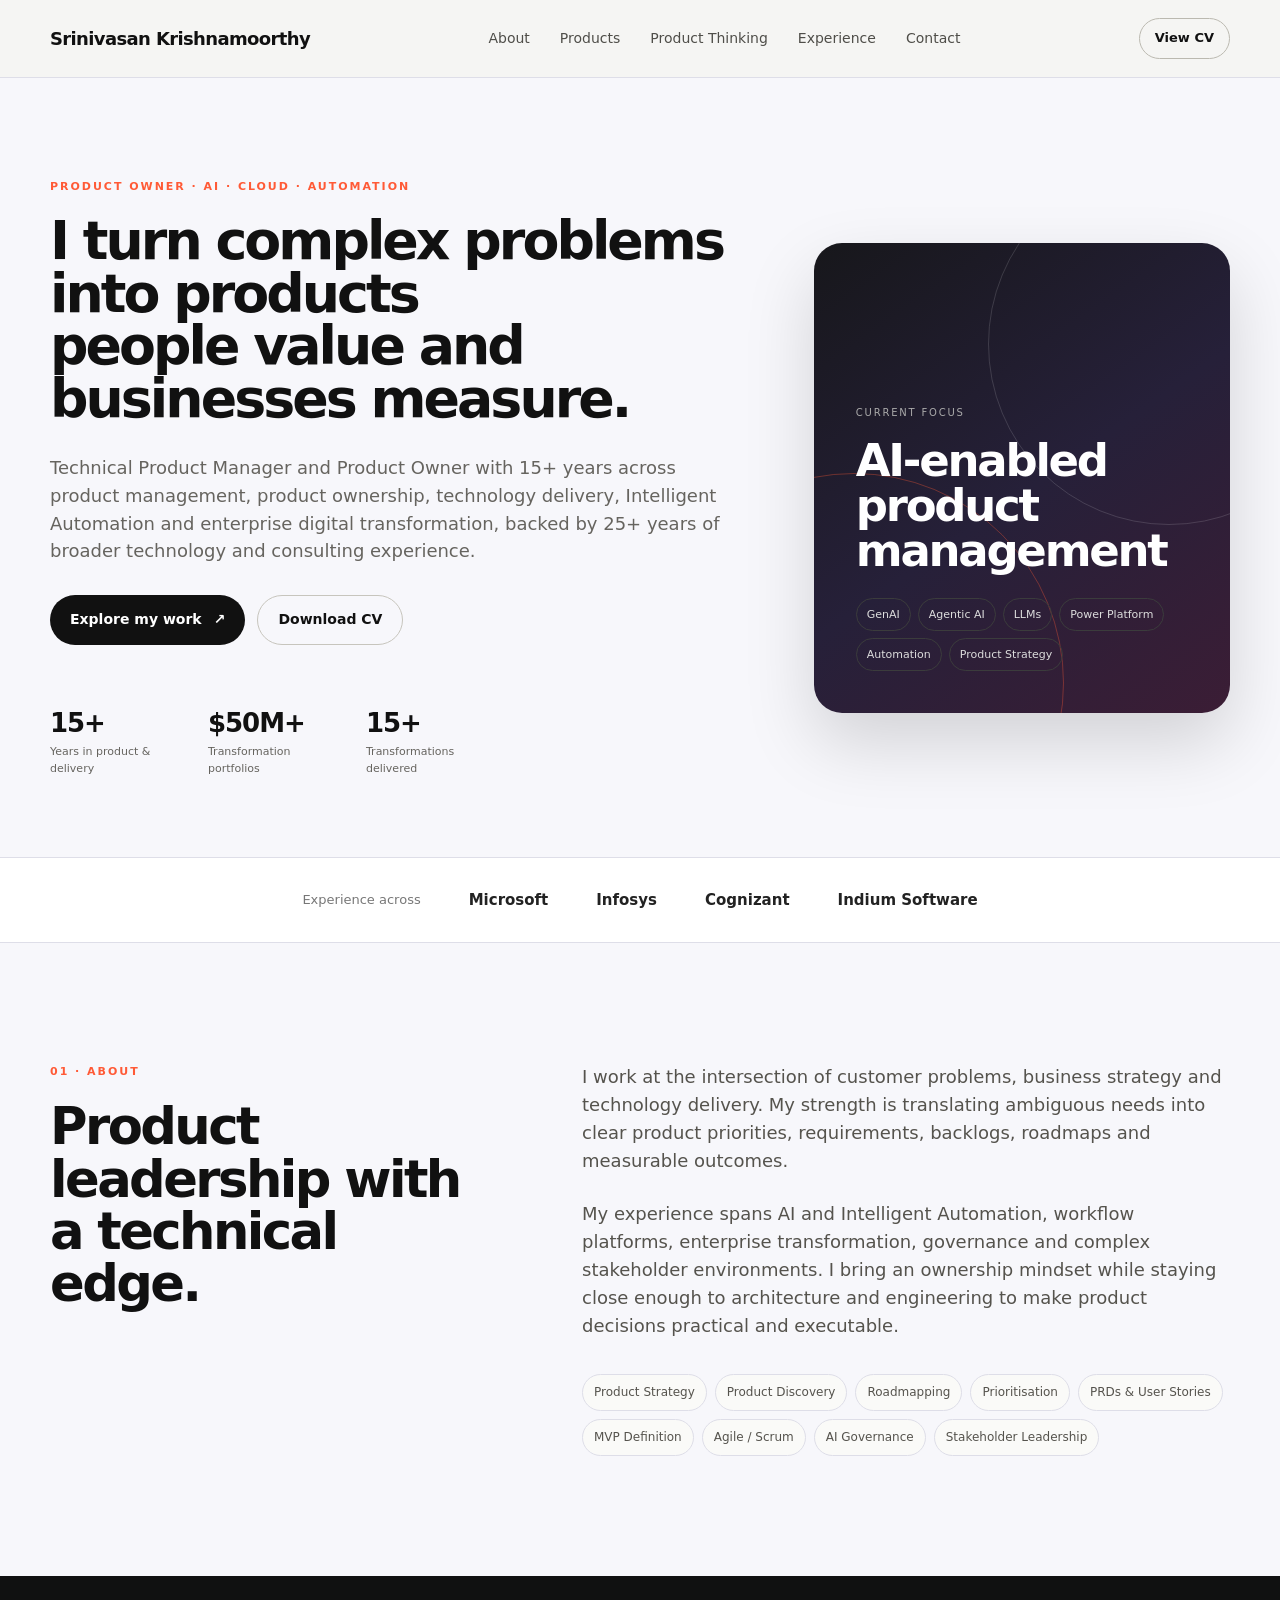
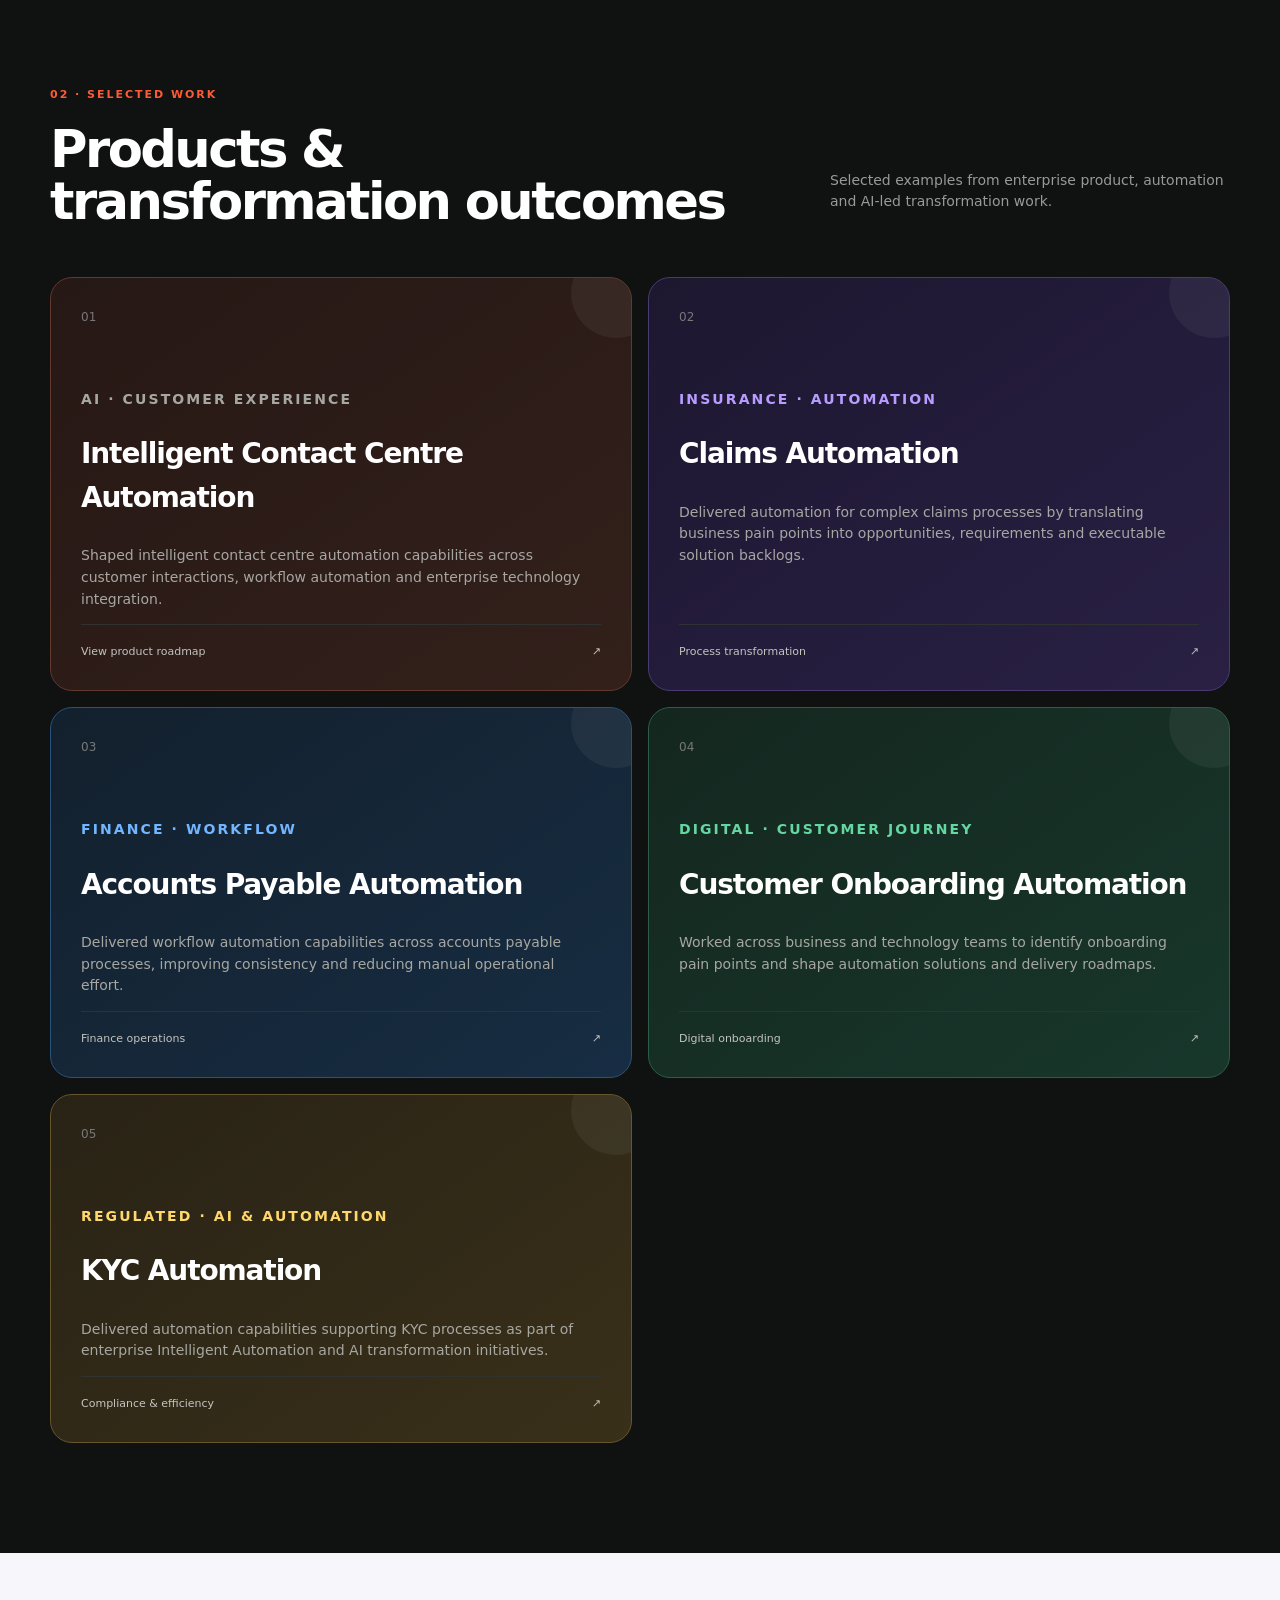
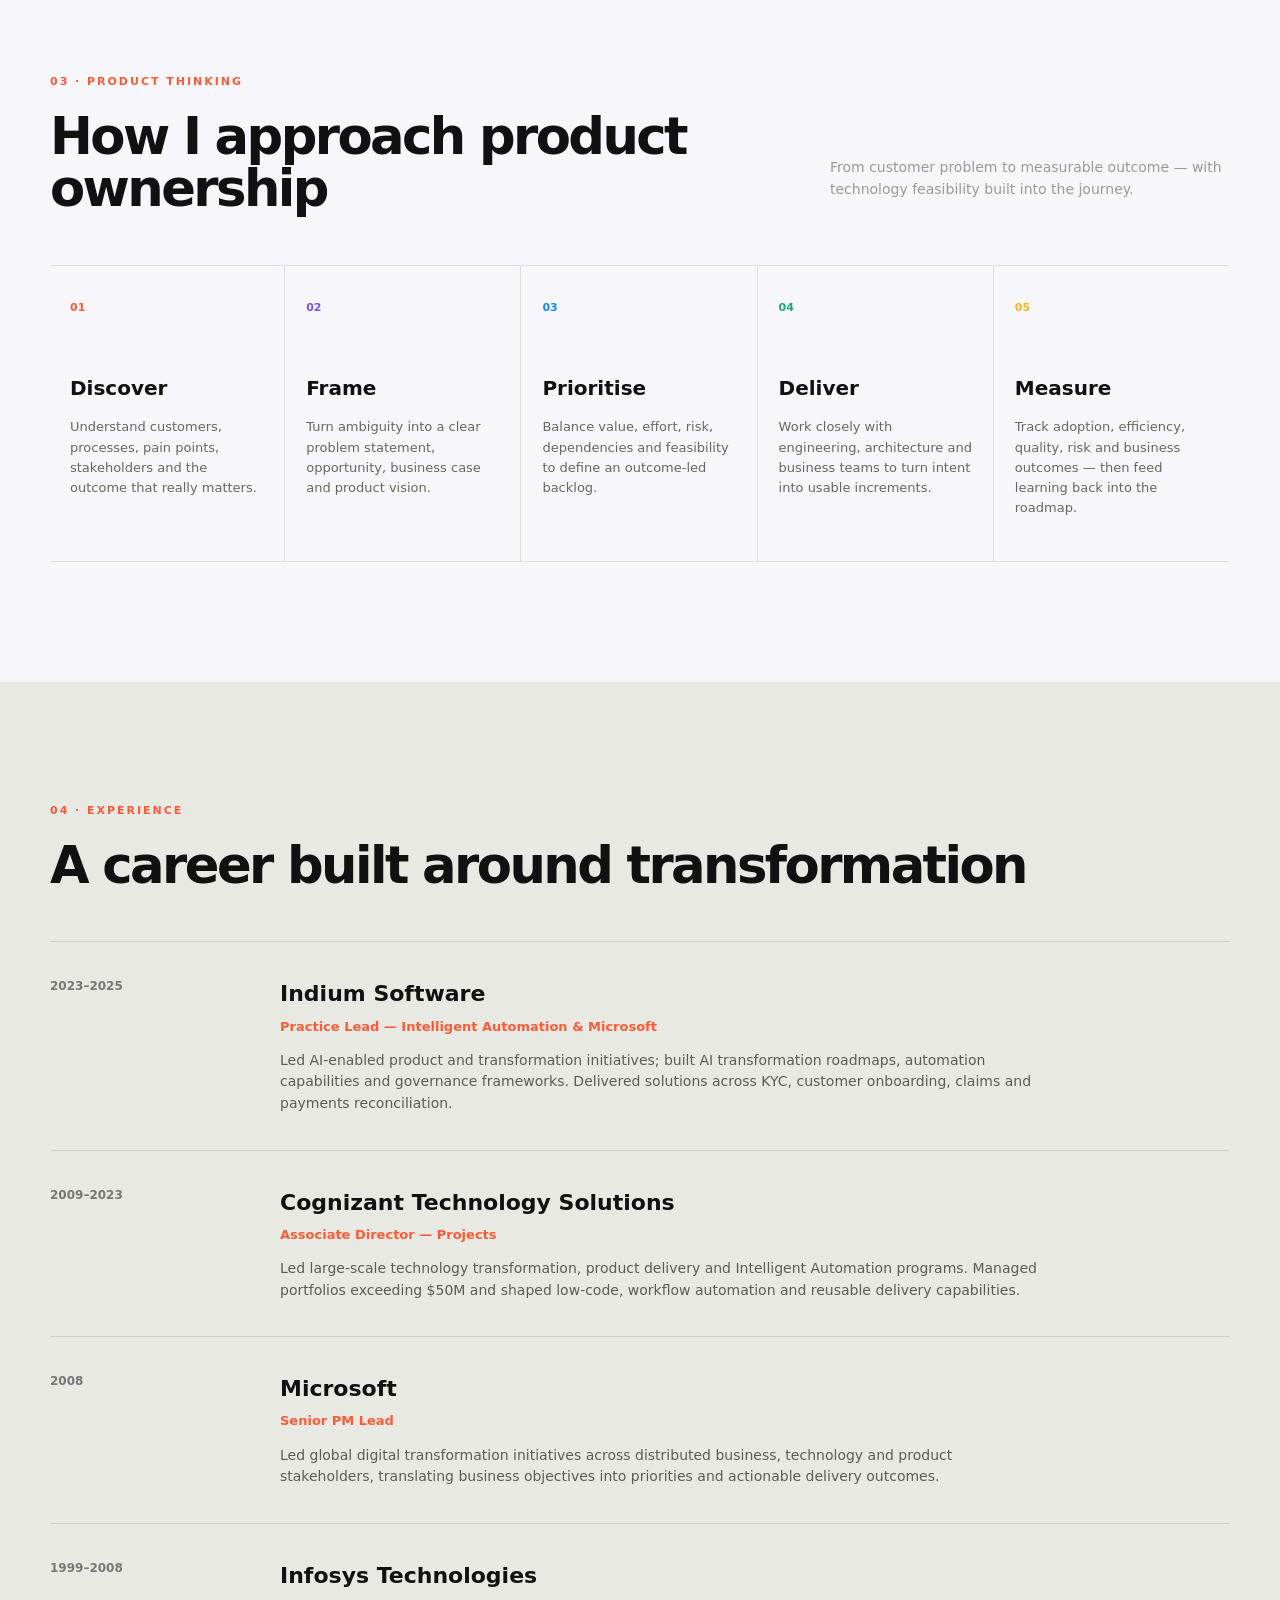
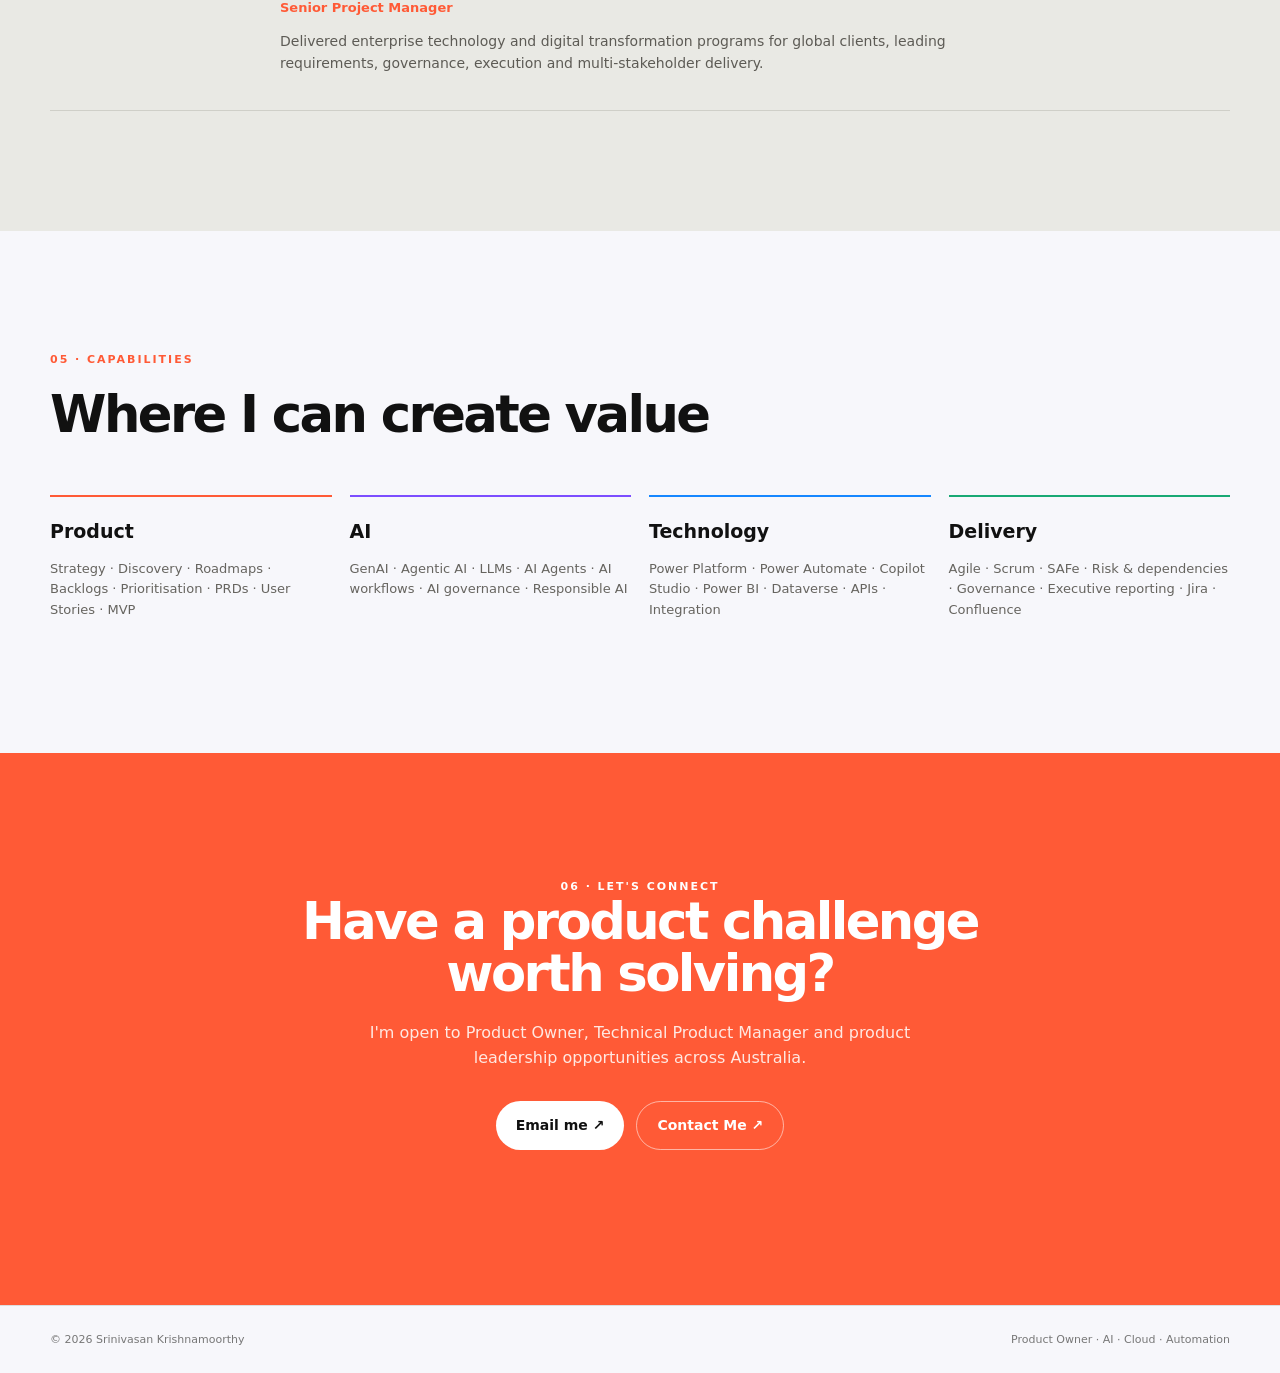
<file: index.html>
<!DOCTYPE html>
<html lang="en">
<head>
  <meta charset="UTF-8">
  <meta name="viewport" content="width=device-width, initial-scale=1.0">
  <meta name="description" content="Srinivasan Krishnamoorthy — Product Owner and Technical Product Manager specialising in AI, Intelligent Automation, Cloud and enterprise digital transformation.">
  <title>Srinivasan Krishnamoorthy | Product Owner</title>
  <link rel="stylesheet" href="style.css">


  <script src="analytics.js" defer></script>
</head>
<body>
  <header class="nav">
    <a class="brand" href="#top">Srinivasan Krishnamoorthy</a>
    <nav>
      <a href="#about">About</a>
      <a href="#products">Products</a>
      <a href="#thinking">Product Thinking</a>
      <a href="#experience">Experience</a>
      <a href="#contact">Contact</a>
    </nav>
    <a class="nav-cta" href="assets/Srinivasan-Resume.pdf" target="_blank">View CV</a>
  </header>

  <main id="top">
    <section class="hero">
      <div class="hero-copy">
        <p class="eyebrow">PRODUCT OWNER · AI · CLOUD · AUTOMATION</p>
        <h1>I turn complex problems into products<br class="desktop-break"> people value and businesses measure.</h1>
        <p class="hero-text">
          Technical Product Manager and Product Owner with 15+ years across product management,
          product ownership, technology delivery, Intelligent Automation and enterprise digital transformation,
          backed by 25+ years of broader technology and consulting experience.
        </p>
        <div class="actions">
          <a class="button primary" href="#products">Explore my work <span>↗</span></a>
          <a class="button secondary" href="assets/Srinivasan-Resume.pdf" target="_blank">Download CV</a>
        </div>
        <div class="quick-stats">
          <div><strong>15+</strong><span>Years in product & delivery</span></div>
          <div><strong>$50M+</strong><span>Transformation portfolios</span></div>
          <div><strong>15+</strong><span>Transformations delivered</span></div>
        </div>
      </div>
      <div class="hero-card">
        <div class="orbit"></div>
        <div class="hero-card-content">
          <span class="card-label">CURRENT FOCUS</span>
          <h2>AI-enabled<br>product management</h2>
          <div class="tag-list">
            <span>GenAI</span><span>Agentic AI</span><span>LLMs</span>
            <span>Power Platform</span><span>Automation</span><span>Product Strategy</span>
          </div>
        </div>
      </div>
    </section>

    <section class="trust-strip">
      <span>Experience across</span>
      <b>Microsoft</b><b>Infosys</b><b>Cognizant</b><b>Indium Software</b>
    </section>

    <section id="about" class="section split">
      <div>
        <p class="eyebrow">01 · ABOUT</p>
        <h2>Product leadership with a technical edge.</h2>
      </div>
      <div class="section-copy">
        <p>
          I work at the intersection of customer problems, business strategy and technology delivery.
          My strength is translating ambiguous needs into clear product priorities, requirements,
          backlogs, roadmaps and measurable outcomes.
        </p>
        <p>
          My experience spans AI and Intelligent Automation, workflow platforms, enterprise transformation,
          governance and complex stakeholder environments. I bring an ownership mindset while staying close
          enough to architecture and engineering to make product decisions practical and executable.
        </p>
        <div class="pill-grid">
          <span>Product Strategy</span><span>Product Discovery</span><span>Roadmapping</span>
          <span>Prioritisation</span><span>PRDs & User Stories</span><span>MVP Definition</span>
          <span>Agile / Scrum</span><span>AI Governance</span><span>Stakeholder Leadership</span>
        </div>
      </div>
    </section>

    <section id="products" class="section dark">
      <div class="section-heading">
        <div>
          <p class="eyebrow">02 · SELECTED WORK</p>
          <h2>Products & transformation outcomes</h2>
        </div>
        <p>Selected examples from enterprise product, automation and AI-led transformation work.</p>
      </div>
      <div class="cards">
        <a class="product-card product-orange product-link" href="case-studies/contact-centre-automation.html">
          <div class="card-number">01</div>
          <p class="card-kicker">AI · CUSTOMER EXPERIENCE</p>
          <h3>Intelligent Contact Centre Automation</h3>
          <p>Shaped intelligent contact centre automation capabilities across customer interactions, workflow automation and enterprise technology integration.</p>
          <div class="card-bottom"><span>View product roadmap</span><span>↗</span></div>
        </a>
        <a class="product-card product-purple product-link" href="case-studies/claims-automation.html">
          <div class="card-number">02</div>
          <p class="card-kicker">INSURANCE · AUTOMATION</p>
          <h3>Claims Automation</h3>
          <p>Delivered automation for complex claims processes by translating business pain points into opportunities, requirements and executable solution backlogs.</p>
          <div class="card-bottom"><span>Process transformation</span><span>↗</span></div>
        </a>
        <a class="product-card product-blue product-link" href="case-studies/accounts-payable-automation.html">
          <div class="card-number">03</div>
          <p class="card-kicker">FINANCE · WORKFLOW</p>
          <h3>Accounts Payable Automation</h3>
          <p>Delivered workflow automation capabilities across accounts payable processes, improving consistency and reducing manual operational effort.</p>
          <div class="card-bottom"><span>Finance operations</span><span>↗</span></div>
        </a>
        <a class="product-card product-green product-link" href="case-studies/customer-onboarding-automation.html">
          <div class="card-number">04</div>
          <p class="card-kicker">DIGITAL · CUSTOMER JOURNEY</p>
          <h3>Customer Onboarding Automation</h3>
          <p>Worked across business and technology teams to identify onboarding pain points and shape automation solutions and delivery roadmaps.</p>
          <div class="card-bottom"><span>Digital onboarding</span><span>↗</span></div>
        </a>
        <a class="product-card product-yellow product-link" href="case-studies/kyc-automation.html">
          <div class="card-number">05</div>
          <p class="card-kicker">REGULATED · AI & AUTOMATION</p>
          <h3>KYC Automation</h3>
          <p>Delivered automation capabilities supporting KYC processes as part of enterprise Intelligent Automation and AI transformation initiatives.</p>
          <div class="card-bottom"><span>Compliance & efficiency</span><span>↗</span></div>
        </a>
      </div>
    </section>

    <section id="thinking" class="section">
      <div class="section-heading">
        <div>
          <p class="eyebrow">03 · PRODUCT THINKING</p>
          <h2>How I approach product ownership</h2>
        </div>
        <p>From customer problem to measurable outcome — with technology feasibility built into the journey.</p>
      </div>
      <div class="process">
        <div><span>01</span><h3>Discover</h3><p>Understand customers, processes, pain points, stakeholders and the outcome that really matters.</p></div>
        <div><span>02</span><h3>Frame</h3><p>Turn ambiguity into a clear problem statement, opportunity, business case and product vision.</p></div>
        <div><span>03</span><h3>Prioritise</h3><p>Balance value, effort, risk, dependencies and feasibility to define an outcome-led backlog.</p></div>
        <div><span>04</span><h3>Deliver</h3><p>Work closely with engineering, architecture and business teams to turn intent into usable increments.</p></div>
        <div><span>05</span><h3>Measure</h3><p>Track adoption, efficiency, quality, risk and business outcomes — then feed learning back into the roadmap.</p></div>
      </div>
    </section>

    <section id="experience" class="section light">
      <div class="section-heading">
        <div>
          <p class="eyebrow">04 · EXPERIENCE</p>
          <h2>A career built around transformation</h2>
        </div>
      </div>
      <div class="timeline">
        <article><div class="year">2023–2025</div><div><h3>Indium Software</h3><h4>Practice Lead — Intelligent Automation & Microsoft</h4><p>Led AI-enabled product and transformation initiatives; built AI transformation roadmaps, automation capabilities and governance frameworks. Delivered solutions across KYC, customer onboarding, claims and payments reconciliation.</p></div></article>
        <article><div class="year">2009–2023</div><div><h3>Cognizant Technology Solutions</h3><h4>Associate Director — Projects</h4><p>Led large-scale technology transformation, product delivery and Intelligent Automation programs. Managed portfolios exceeding $50M and shaped low-code, workflow automation and reusable delivery capabilities.</p></div></article>
        <article><div class="year">2008</div><div><h3>Microsoft</h3><h4>Senior PM Lead</h4><p>Led global digital transformation initiatives across distributed business, technology and product stakeholders, translating business objectives into priorities and actionable delivery outcomes.</p></div></article>
        <article><div class="year">1999–2008</div><div><h3>Infosys Technologies</h3><h4>Senior Project Manager</h4><p>Delivered enterprise technology and digital transformation programs for global clients, leading requirements, governance, execution and multi-stakeholder delivery.</p></div></article>
      </div>
    </section>

    <section class="section capabilities">
      <p class="eyebrow">05 · CAPABILITIES</p>
      <h2>Where I can create value</h2>
      <div class="cap-grid">
        <div><h3>Product</h3><p>Strategy · Discovery · Roadmaps · Backlogs · Prioritisation · PRDs · User Stories · MVP</p></div>
        <div><h3>AI</h3><p>GenAI · Agentic AI · LLMs · AI Agents · AI workflows · AI governance · Responsible AI</p></div>
        <div><h3>Technology</h3><p>Power Platform · Power Automate · Copilot Studio · Power BI · Dataverse · APIs · Integration</p></div>
        <div><h3>Delivery</h3><p>Agile · Scrum · SAFe · Risk & dependencies · Governance · Executive reporting · Jira · Confluence</p></div>
      </div>
    </section>

    <section id="contact" class="section contact">
      <p class="eyebrow">06 · LET'S CONNECT</p>
      <h2>Have a product challenge worth solving?</h2>
      <p>I'm open to Product Owner, Technical Product Manager and product leadership opportunities across Australia.</p>
      <div class="contact-actions">
        <a class="button primary" href="mailto:SrinvK@ymail.com">Email me ↗</a>
        <a class="button secondary" href="tel:+610451961734">Contact Me ↗</a>
      </div>
    </section>
  </main>

  <footer>
    <span>© 2026 Srinivasan Krishnamoorthy</span>
    <span>Product Owner · AI · Cloud · Automation</span>
  </footer>
  <script src="script.js"></script>
</body>
</html>
</file>
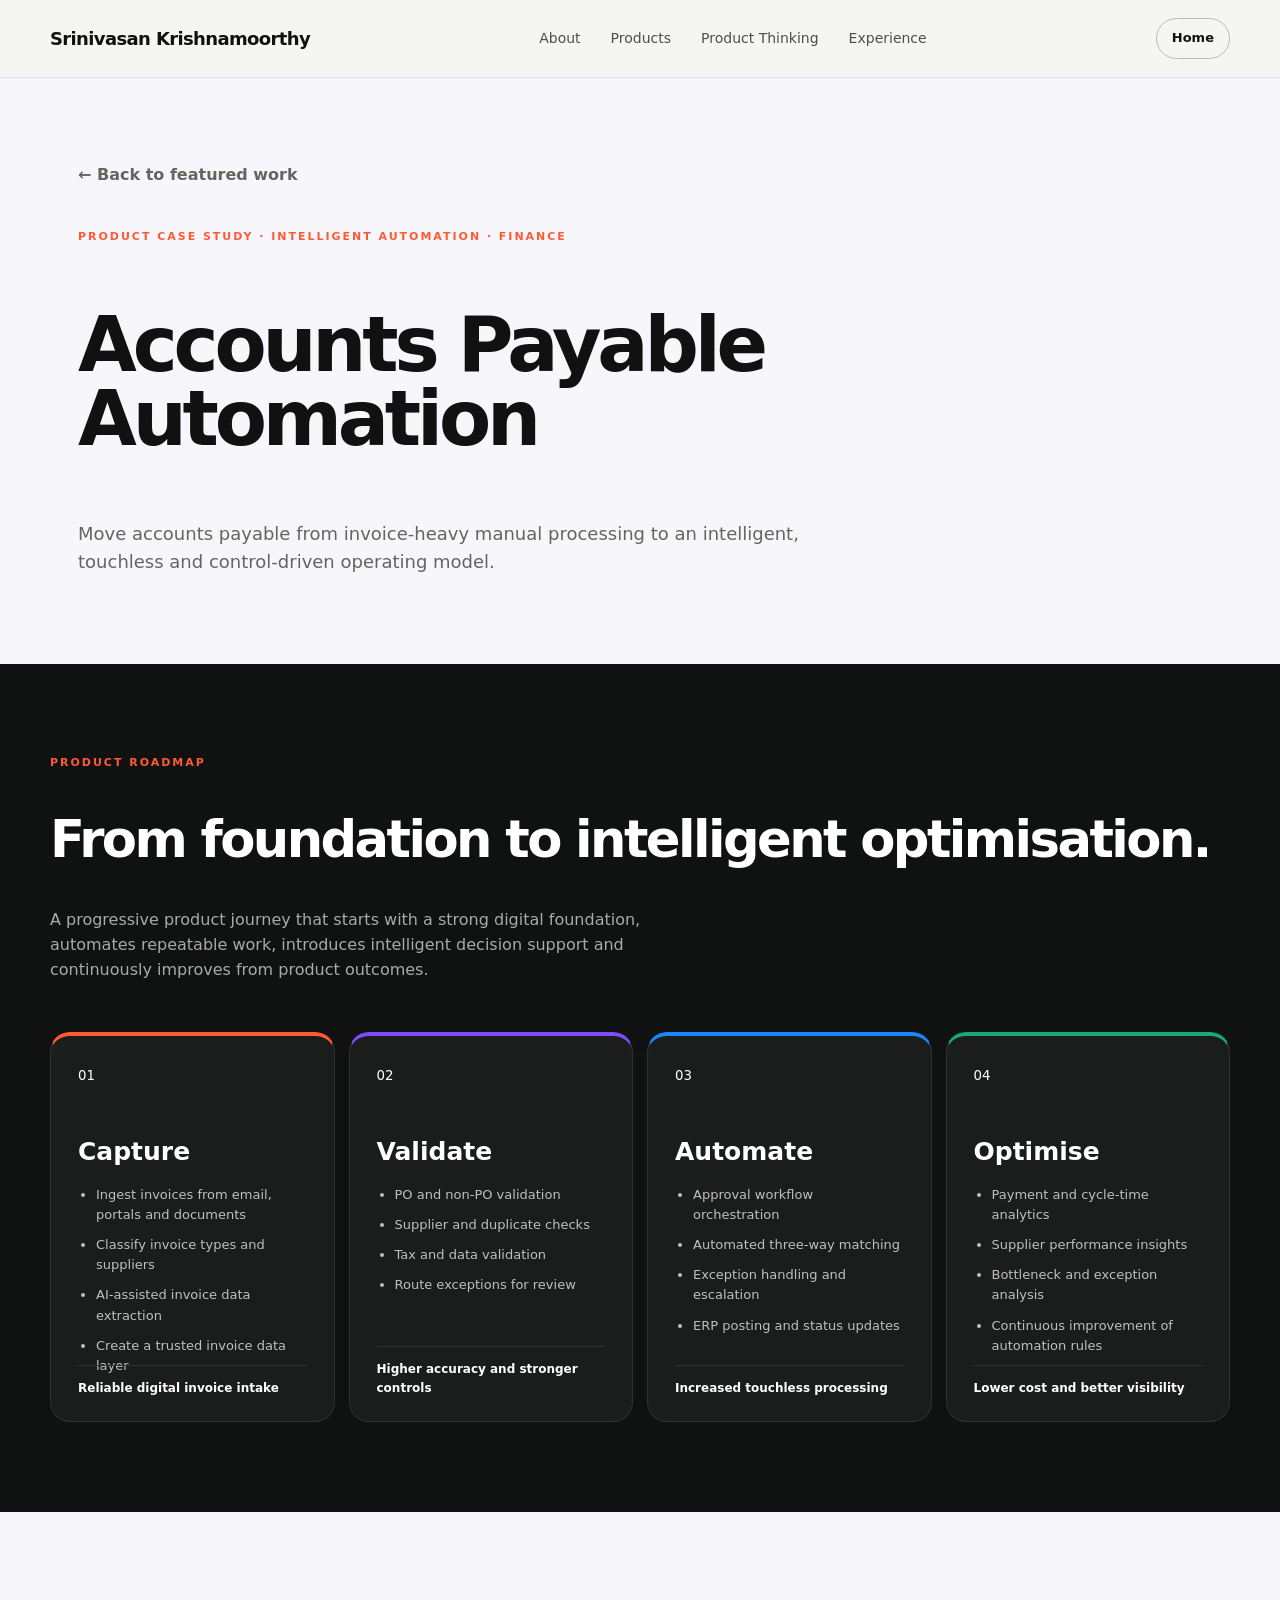
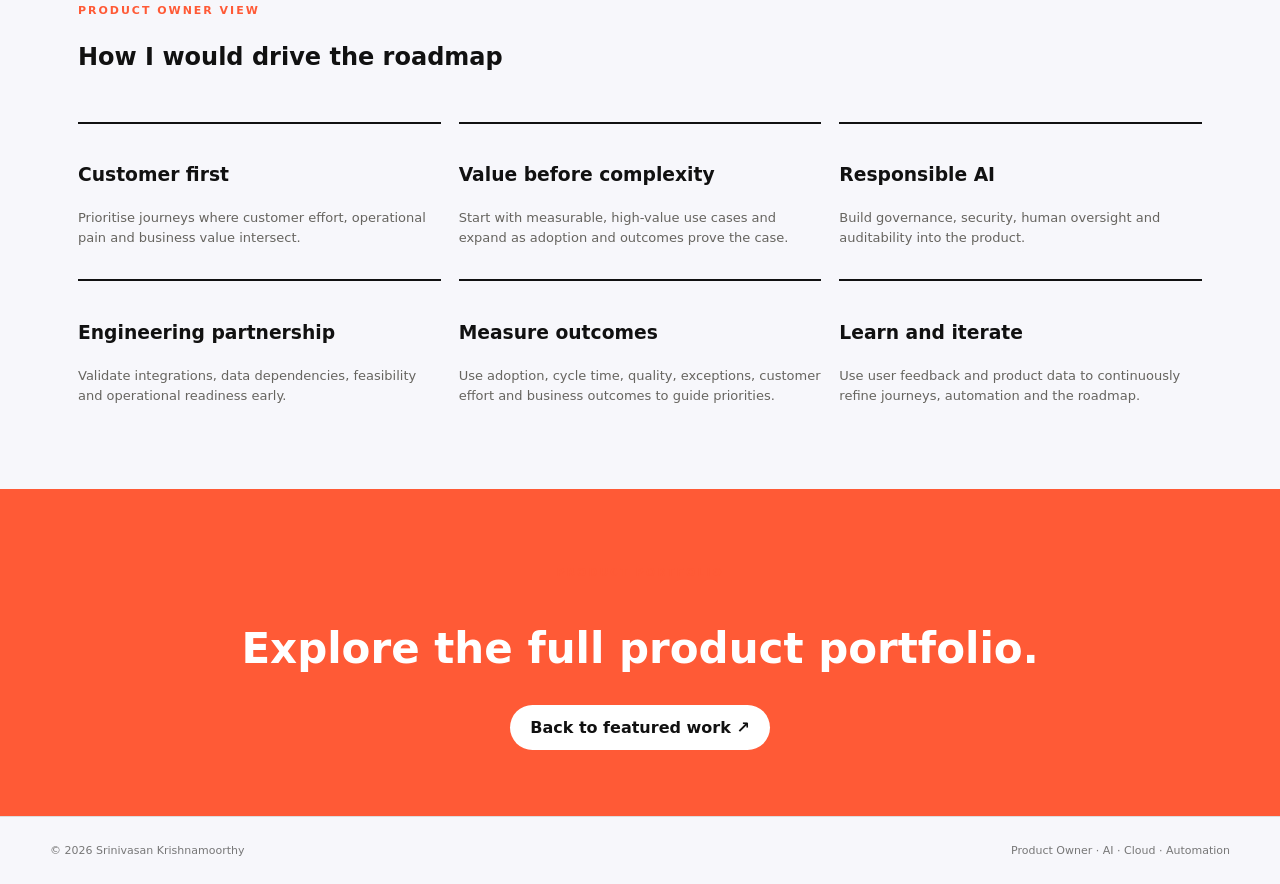
<file: case-studies/accounts-payable-automation.html>
<!doctype html><html lang="en"><head><meta charset="utf-8"><meta name="viewport" content="width=device-width,initial-scale=1"><title>Accounts Payable Automation | Srinivasan Krishnamoorthy</title><link rel="stylesheet" href="../style.css"><style>
.case-hero,.principles{max-width:1180px;margin:auto;padding:85px 28px 70px}.case-hero h1{font-size:clamp(44px,6vw,76px);line-height:.98;letter-spacing:-.055em;max-width:900px}.case-lead{max-width:760px;font-size:18px;color:#66645f}.back{display:inline-block;margin-bottom:40px;font-weight:750;color:#66645f}.metrics{max-width:1180px;margin:0 auto 80px;padding:0 28px;display:grid;grid-template-columns:repeat(4,1fr);gap:1px;background:#dddcd5}.metrics div{background:#fff;padding:25px}.metrics strong{display:block;font-size:25px}.metrics span{font-size:12px;color:#777}.roadmap{background:#101111;color:#fff;padding:90px max(28px,calc((100vw - 1180px)/2))}.roadmap h2{font-size:clamp(38px,4vw,58px);line-height:1.02;letter-spacing:-.05em}.intro{max-width:680px;color:#aaa;margin-bottom:50px}.phases{display:grid;grid-template-columns:repeat(4,1fr);gap:14px}.phase{min-height:390px;padding:27px;border:1px solid #303131;border-radius:20px;background:#1b1c1c;position:relative}.phase:nth-child(1){border-top:4px solid #ff5a36}.phase:nth-child(2){border-top:4px solid #7c4dff}.phase:nth-child(3){border-top:4px solid #1687ff}.phase:nth-child(4){border-top:4px solid #19a974}.phase h3{font-size:25px;margin:45px 0 10px}.phase ul{padding-left:18px;color:#c0c0bb;font-size:13px}.phase li{margin:10px 0}.outcome{position:absolute;left:27px;right:27px;bottom:24px;border-top:1px solid #333;padding-top:13px;font-size:12px;font-weight:700}.principles{padding-top:90px}.principles-grid{display:grid;grid-template-columns:repeat(3,1fr);gap:18px;margin-top:45px}.principle{border-top:2px solid #111;padding-top:18px}.principle p{font-size:13px;color:#66645f}.cta{background:#ff5a36;color:#fff;text-align:center;padding:75px 28px}.cta h2{font-size:42px}.cta a{background:#fff;color:#111;padding:13px 20px;border-radius:999px;font-weight:750}@media(max-width:900px){.phases{grid-template-columns:1fr 1fr}.metrics{grid-template-columns:1fr 1fr}.principles-grid{grid-template-columns:1fr}}@media(max-width:600px){.phases{grid-template-columns:1fr}}
</style>


  <script src="../analytics.js" defer></script>
</head><body class="case-page">
<header class="nav"><a class="brand" href="../index.html">Srinivasan Krishnamoorthy</a><nav><a href="../index.html#about">About</a><a href="../index.html#products">Products</a><a href="../index.html#thinking">Product Thinking</a><a href="../index.html#experience">Experience</a></nav><a class="nav-cta" href="../index.html">Home</a></header>
<main><section class="case-hero"><a class="back" href="../index.html#products">← Back to featured work</a><p class="eyebrow">PRODUCT CASE STUDY · INTELLIGENT AUTOMATION · FINANCE</p><h1>Accounts Payable Automation</h1><p class="case-lead">Move accounts payable from invoice-heavy manual processing to an intelligent, touchless and control-driven operating model.</p></section>
<section class="roadmap"><p class="eyebrow">PRODUCT ROADMAP</p><h2>From foundation to intelligent optimisation.</h2><p class="intro">A progressive product journey that starts with a strong digital foundation, automates repeatable work, introduces intelligent decision support and continuously improves from product outcomes.</p><div class="phases"><article class="phase"><small>01</small><h3>Capture</h3><ul><li>Ingest invoices from email, portals and documents</li><li>Classify invoice types and suppliers</li><li>AI-assisted invoice data extraction</li><li>Create a trusted invoice data layer</li></ul><div class="outcome">Reliable digital invoice intake</div></article><article class="phase"><small>02</small><h3>Validate</h3><ul><li>PO and non-PO validation</li><li>Supplier and duplicate checks</li><li>Tax and data validation</li><li>Route exceptions for review</li></ul><div class="outcome">Higher accuracy and stronger controls</div></article><article class="phase"><small>03</small><h3>Automate</h3><ul><li>Approval workflow orchestration</li><li>Automated three-way matching</li><li>Exception handling and escalation</li><li>ERP posting and status updates</li></ul><div class="outcome">Increased touchless processing</div></article><article class="phase"><small>04</small><h3>Optimise</h3><ul><li>Payment and cycle-time analytics</li><li>Supplier performance insights</li><li>Bottleneck and exception analysis</li><li>Continuous improvement of automation rules</li></ul><div class="outcome">Lower cost and better visibility</div></article></div></section>
<section class="principles"><p class="eyebrow">PRODUCT OWNER VIEW</p><h2>How I would drive the roadmap</h2><div class="principles-grid"><div class="principle"><h3>Customer first</h3><p>Prioritise journeys where customer effort, operational pain and business value intersect.</p></div><div class="principle"><h3>Value before complexity</h3><p>Start with measurable, high-value use cases and expand as adoption and outcomes prove the case.</p></div><div class="principle"><h3>Responsible AI</h3><p>Build governance, security, human oversight and auditability into the product.</p></div><div class="principle"><h3>Engineering partnership</h3><p>Validate integrations, data dependencies, feasibility and operational readiness early.</p></div><div class="principle"><h3>Measure outcomes</h3><p>Use adoption, cycle time, quality, exceptions, customer effort and business outcomes to guide priorities.</p></div><div class="principle"><h3>Learn and iterate</h3><p>Use user feedback and product data to continuously refine journeys, automation and the roadmap.</p></div></div></section>
<section class="cta"><p class="eyebrow">PRODUCT PORTFOLIO</p><h2>Explore the full product portfolio.</h2><a href="../index.html#products">Back to featured work ↗</a></section></main><footer><span>© 2026 Srinivasan Krishnamoorthy</span><span>Product Owner · AI · Cloud · Automation</span></footer></body></html>
</file>
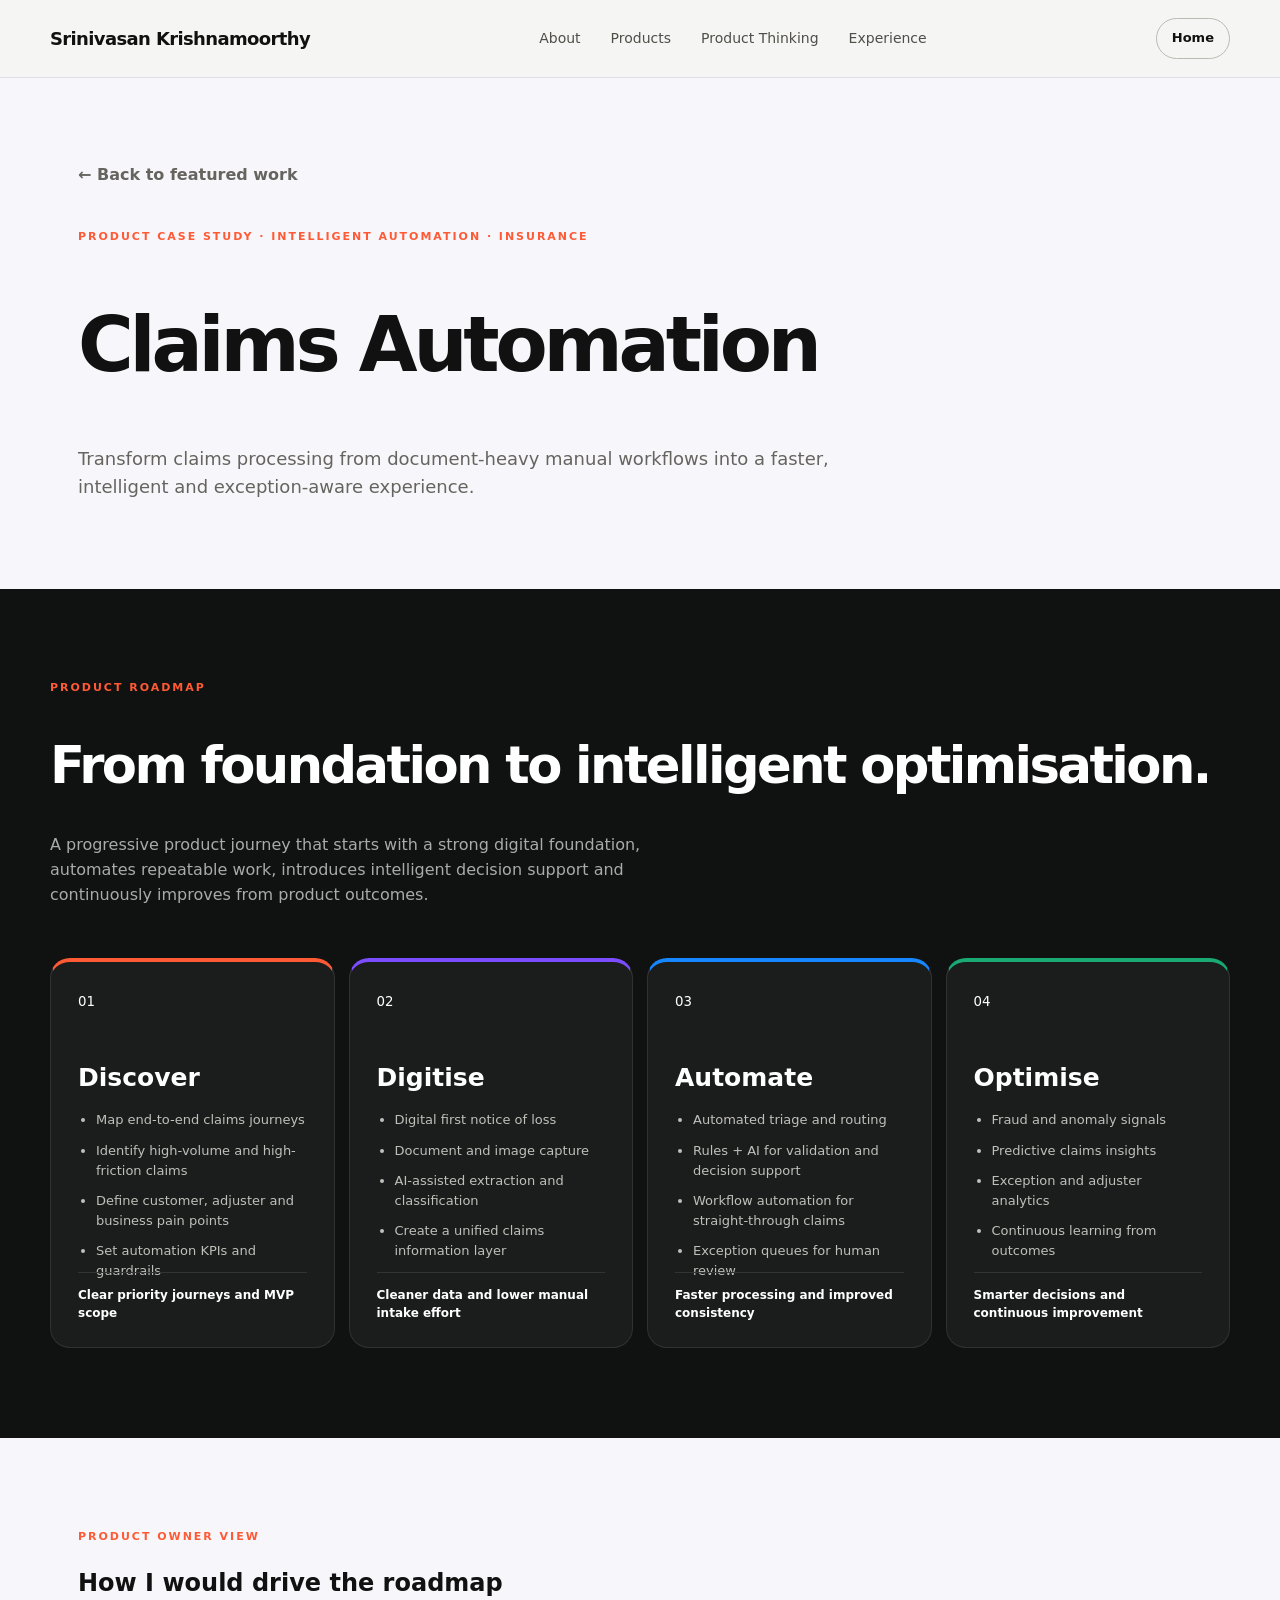
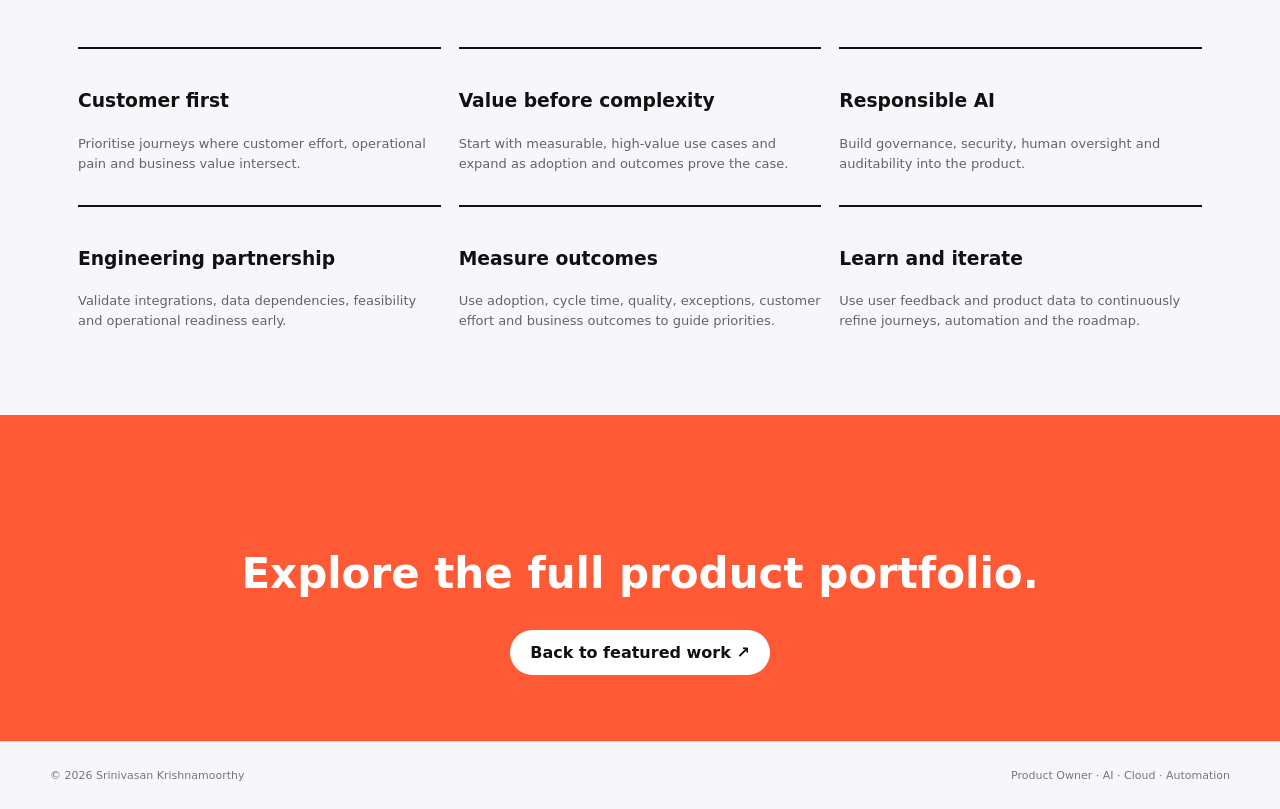
<file: case-studies/claims-automation.html>
<!doctype html><html lang="en"><head><meta charset="utf-8"><meta name="viewport" content="width=device-width,initial-scale=1"><title>Claims Automation | Srinivasan Krishnamoorthy</title><link rel="stylesheet" href="../style.css"><style>
.case-hero,.principles{max-width:1180px;margin:auto;padding:85px 28px 70px}.case-hero h1{font-size:clamp(44px,6vw,76px);line-height:.98;letter-spacing:-.055em;max-width:900px}.case-lead{max-width:760px;font-size:18px;color:#66645f}.back{display:inline-block;margin-bottom:40px;font-weight:750;color:#66645f}.metrics{max-width:1180px;margin:0 auto 80px;padding:0 28px;display:grid;grid-template-columns:repeat(4,1fr);gap:1px;background:#dddcd5}.metrics div{background:#fff;padding:25px}.metrics strong{display:block;font-size:25px}.metrics span{font-size:12px;color:#777}.roadmap{background:#101111;color:#fff;padding:90px max(28px,calc((100vw - 1180px)/2))}.roadmap h2{font-size:clamp(38px,4vw,58px);line-height:1.02;letter-spacing:-.05em}.intro{max-width:680px;color:#aaa;margin-bottom:50px}.phases{display:grid;grid-template-columns:repeat(4,1fr);gap:14px}.phase{min-height:390px;padding:27px;border:1px solid #303131;border-radius:20px;background:#1b1c1c;position:relative}.phase:nth-child(1){border-top:4px solid #ff5a36}.phase:nth-child(2){border-top:4px solid #7c4dff}.phase:nth-child(3){border-top:4px solid #1687ff}.phase:nth-child(4){border-top:4px solid #19a974}.phase h3{font-size:25px;margin:45px 0 10px}.phase ul{padding-left:18px;color:#c0c0bb;font-size:13px}.phase li{margin:10px 0}.outcome{position:absolute;left:27px;right:27px;bottom:24px;border-top:1px solid #333;padding-top:13px;font-size:12px;font-weight:700}.principles{padding-top:90px}.principles-grid{display:grid;grid-template-columns:repeat(3,1fr);gap:18px;margin-top:45px}.principle{border-top:2px solid #111;padding-top:18px}.principle p{font-size:13px;color:#66645f}.cta{background:#ff5a36;color:#fff;text-align:center;padding:75px 28px}.cta h2{font-size:42px}.cta a{background:#fff;color:#111;padding:13px 20px;border-radius:999px;font-weight:750}@media(max-width:900px){.phases{grid-template-columns:1fr 1fr}.metrics{grid-template-columns:1fr 1fr}.principles-grid{grid-template-columns:1fr}}@media(max-width:600px){.phases{grid-template-columns:1fr}}
</style>


  <script src="../analytics.js" defer></script>
</head><body class="case-page">
<header class="nav"><a class="brand" href="../index.html">Srinivasan Krishnamoorthy</a><nav><a href="../index.html#about">About</a><a href="../index.html#products">Products</a><a href="../index.html#thinking">Product Thinking</a><a href="../index.html#experience">Experience</a></nav><a class="nav-cta" href="../index.html">Home</a></header>
<main><section class="case-hero"><a class="back" href="../index.html#products">← Back to featured work</a><p class="eyebrow">PRODUCT CASE STUDY · INTELLIGENT AUTOMATION · INSURANCE</p><h1>Claims Automation</h1><p class="case-lead">Transform claims processing from document-heavy manual workflows into a faster, intelligent and exception-aware experience.</p></section>
<section class="roadmap"><p class="eyebrow">PRODUCT ROADMAP</p><h2>From foundation to intelligent optimisation.</h2><p class="intro">A progressive product journey that starts with a strong digital foundation, automates repeatable work, introduces intelligent decision support and continuously improves from product outcomes.</p><div class="phases"><article class="phase"><small>01</small><h3>Discover</h3><ul><li>Map end-to-end claims journeys</li><li>Identify high-volume and high-friction claims</li><li>Define customer, adjuster and business pain points</li><li>Set automation KPIs and guardrails</li></ul><div class="outcome">Clear priority journeys and MVP scope</div></article><article class="phase"><small>02</small><h3>Digitise</h3><ul><li>Digital first notice of loss</li><li>Document and image capture</li><li>AI-assisted extraction and classification</li><li>Create a unified claims information layer</li></ul><div class="outcome">Cleaner data and lower manual intake effort</div></article><article class="phase"><small>03</small><h3>Automate</h3><ul><li>Automated triage and routing</li><li>Rules + AI for validation and decision support</li><li>Workflow automation for straight-through claims</li><li>Exception queues for human review</li></ul><div class="outcome">Faster processing and improved consistency</div></article><article class="phase"><small>04</small><h3>Optimise</h3><ul><li>Fraud and anomaly signals</li><li>Predictive claims insights</li><li>Exception and adjuster analytics</li><li>Continuous learning from outcomes</li></ul><div class="outcome">Smarter decisions and continuous improvement</div></article></div></section>
<section class="principles"><p class="eyebrow">PRODUCT OWNER VIEW</p><h2>How I would drive the roadmap</h2><div class="principles-grid"><div class="principle"><h3>Customer first</h3><p>Prioritise journeys where customer effort, operational pain and business value intersect.</p></div><div class="principle"><h3>Value before complexity</h3><p>Start with measurable, high-value use cases and expand as adoption and outcomes prove the case.</p></div><div class="principle"><h3>Responsible AI</h3><p>Build governance, security, human oversight and auditability into the product.</p></div><div class="principle"><h3>Engineering partnership</h3><p>Validate integrations, data dependencies, feasibility and operational readiness early.</p></div><div class="principle"><h3>Measure outcomes</h3><p>Use adoption, cycle time, quality, exceptions, customer effort and business outcomes to guide priorities.</p></div><div class="principle"><h3>Learn and iterate</h3><p>Use user feedback and product data to continuously refine journeys, automation and the roadmap.</p></div></div></section>
<section class="cta"><p class="eyebrow">PRODUCT PORTFOLIO</p><h2>Explore the full product portfolio.</h2><a href="../index.html#products">Back to featured work ↗</a></section></main><footer><span>© 2026 Srinivasan Krishnamoorthy</span><span>Product Owner · AI · Cloud · Automation</span></footer></body></html>
</file>
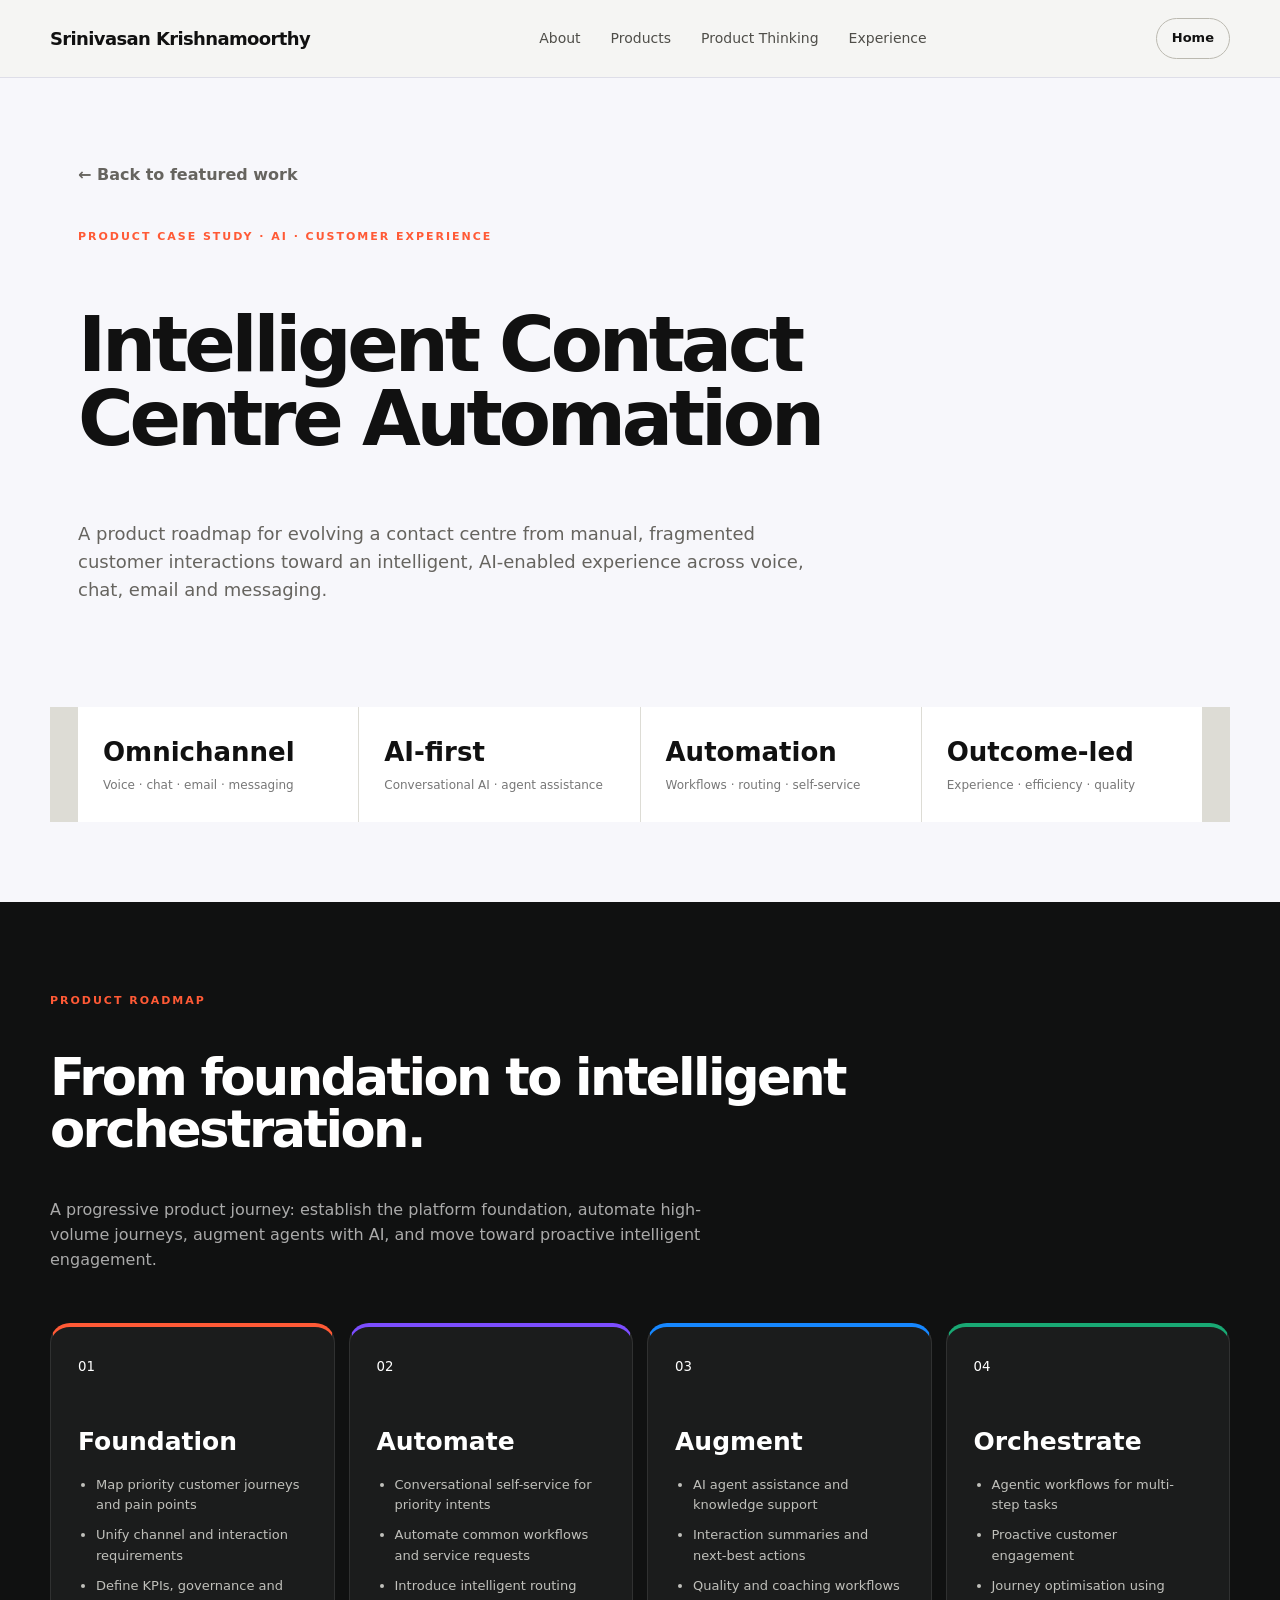
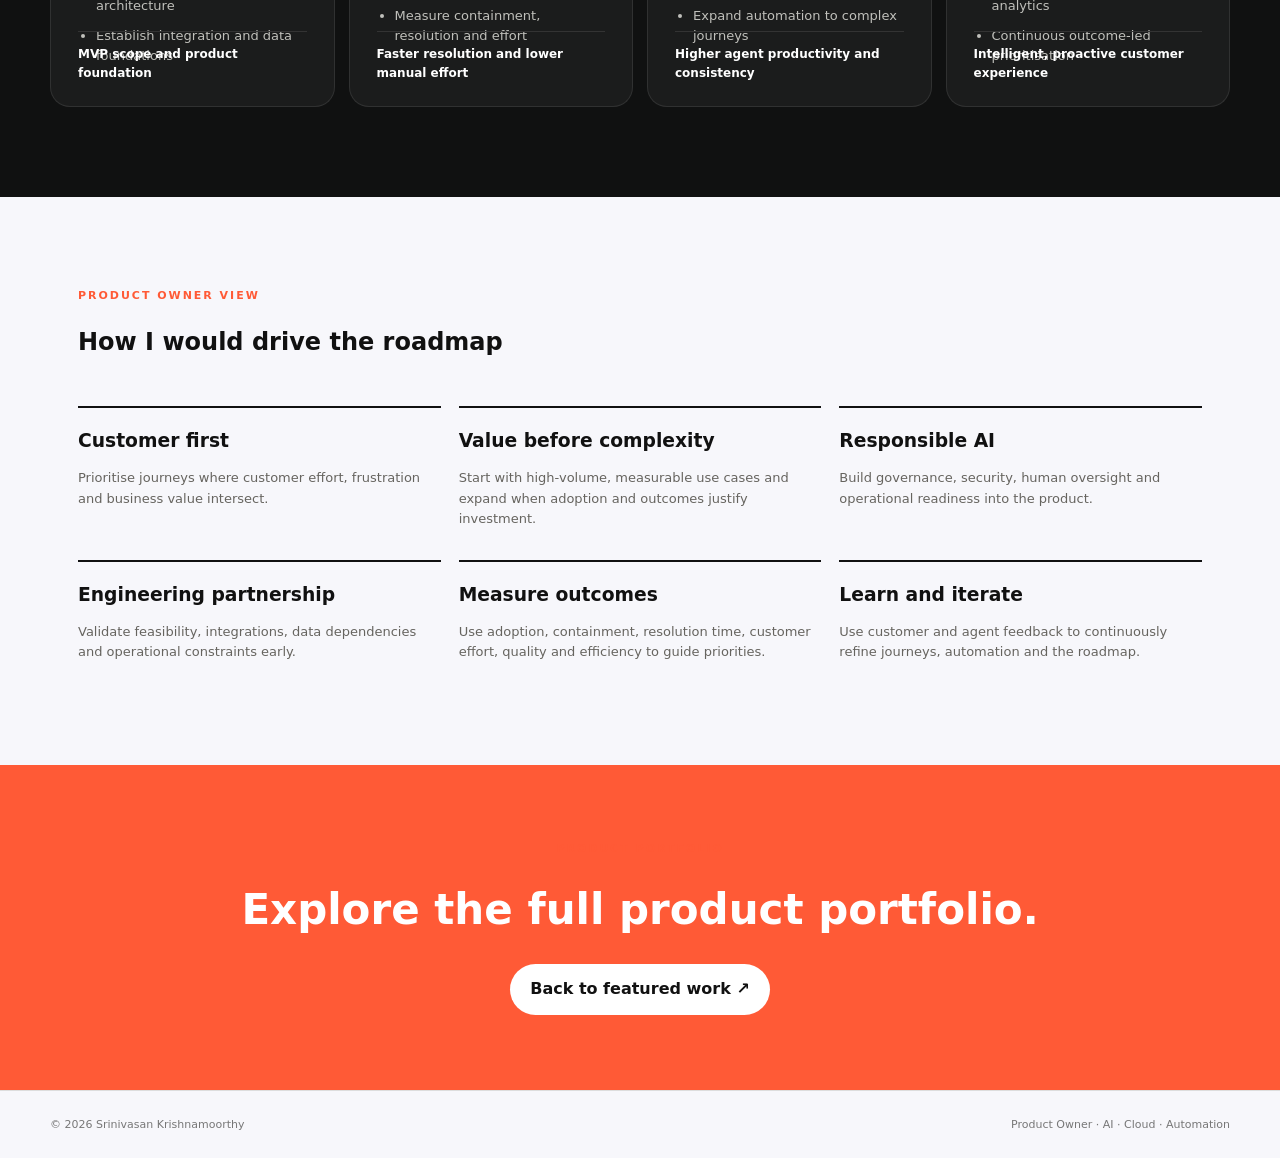
<file: case-studies/contact-centre-automation.html>
<!doctype html>
<html lang="en">
<head>
<meta charset="utf-8">
<meta name="viewport" content="width=device-width,initial-scale=1">
<title>Intelligent Contact Centre Automation | Srinivasan Krishnamoorthy</title>
<link rel="stylesheet" href="../style.css">
<style>
.case{max-width:1180px;margin:auto;padding:85px 28px}.case h1{font-size:clamp(44px,6vw,76px);line-height:.98;letter-spacing:-.055em;max-width:900px}.lead{max-width:760px;font-size:18px;color:#66645f}.back{display:inline-block;margin-bottom:40px;font-weight:750;color:#66645f}
.metrics{max-width:1180px;margin:0 auto 80px;padding:0 28px;display:grid;grid-template-columns:repeat(4,1fr);gap:1px;background:#dddcd5}.metrics div{background:#fff;padding:25px}.metrics b{display:block;font-size:26px}.metrics span{font-size:12px;color:#777}
.roadmap{background:#101111;color:#fff;padding:90px max(28px,calc((100vw - 1180px)/2))}.roadmap h2{font-size:clamp(38px,4vw,58px);line-height:1.02;letter-spacing:-.05em}.intro{max-width:680px;color:#aaa;margin-bottom:50px}.phases{display:grid;grid-template-columns:repeat(4,1fr);gap:14px}.phase{min-height:380px;padding:27px;border:1px solid #303131;border-radius:20px;background:#1b1c1c;position:relative}.phase:nth-child(1){border-top:4px solid #ff5a36}.phase:nth-child(2){border-top:4px solid #7c4dff}.phase:nth-child(3){border-top:4px solid #1687ff}.phase:nth-child(4){border-top:4px solid #19a974}.phase h3{font-size:25px;margin:45px 0 5px}.phase .period{font-size:11px;color:#aaa;text-transform:uppercase;letter-spacing:.08em}.phase ul{padding-left:18px;color:#c0c0bb;font-size:13px}.phase li{margin:10px 0}.outcome{position:absolute;left:27px;right:27px;bottom:24px;border-top:1px solid #333;padding-top:13px;font-size:12px;font-weight:700}
.principles{max-width:1180px;margin:auto;padding:90px 28px}.principles-grid{display:grid;grid-template-columns:repeat(3,1fr);gap:18px;margin-top:45px}.principle{border-top:2px solid #111;padding-top:18px}.principle h3{margin:0 0 8px}.principle p{font-size:13px;color:#66645f}
.cta{background:#ff5a36;color:#fff;text-align:center;padding:75px 28px}.cta h2{font-size:42px;margin:0 0 22px}.cta a{display:inline-block;background:#fff;color:#111;padding:13px 20px;border-radius:999px;font-weight:750}
@media(max-width:900px){.phases{grid-template-columns:1fr 1fr}.metrics{grid-template-columns:1fr 1fr}.principles-grid{grid-template-columns:1fr}}
@media(max-width:600px){.phases{grid-template-columns:1fr}}
</style>



  <script src="../analytics.js" defer></script>
</head>
<body class="case-page">
<header class="nav">
<a class="brand" href="../index.html">Srinivasan Krishnamoorthy</a>
<nav><a href="../index.html#about">About</a><a href="../index.html#products">Products</a><a href="../index.html#thinking">Product Thinking</a><a href="../index.html#experience">Experience</a></nav>
<a class="nav-cta" href="../index.html">Home</a>
</header>
<main>
<section class="case">
<a class="back" href="../index.html#products">← Back to featured work</a>
<p class="eyebrow">PRODUCT CASE STUDY · AI · CUSTOMER EXPERIENCE</p>
<h1>Intelligent Contact Centre Automation</h1>
<p class="lead">A product roadmap for evolving a contact centre from manual, fragmented customer interactions toward an intelligent, AI-enabled experience across voice, chat, email and messaging.</p>
</section>
<section class="metrics">
<div><b>Omnichannel</b><span>Voice · chat · email · messaging</span></div>
<div><b>AI-first</b><span>Conversational AI · agent assistance</span></div>
<div><b>Automation</b><span>Workflows · routing · self-service</span></div>
<div><b>Outcome-led</b><span>Experience · efficiency · quality</span></div>
</section>
<section class="roadmap">
<p class="eyebrow">PRODUCT ROADMAP</p>
<h2>From foundation to intelligent orchestration.</h2>
<p class="intro">A progressive product journey: establish the platform foundation, automate high-volume journeys, augment agents with AI, and move toward proactive intelligent engagement.</p>
<div class="phases">
<article class="phase"><small>01</small><h3>Foundation</h3><ul><li>Map priority customer journeys and pain points</li><li>Unify channel and interaction requirements</li><li>Define KPIs, governance and architecture</li><li>Establish integration and data foundations</li></ul><div class="outcome">MVP scope and product foundation</div></article>
<article class="phase"><small>02</small><h3>Automate</h3><ul><li>Conversational self-service for priority intents</li><li>Automate common workflows and service requests</li><li>Introduce intelligent routing</li><li>Measure containment, resolution and effort</li></ul><div class="outcome">Faster resolution and lower manual effort</div></article>
<article class="phase"><small>03</small><h3>Augment</h3><ul><li>AI agent assistance and knowledge support</li><li>Interaction summaries and next-best actions</li><li>Quality and coaching workflows</li><li>Expand automation to complex journeys</li></ul><div class="outcome">Higher agent productivity and consistency</div></article>
<article class="phase"><small>04</small><h3>Orchestrate</h3><ul><li>Agentic workflows for multi-step tasks</li><li>Proactive customer engagement</li><li>Journey optimisation using analytics</li><li>Continuous outcome-led prioritisation</li></ul><div class="outcome">Intelligent, proactive customer experience</div></article>
</div>
</section>
<section class="principles">
<p class="eyebrow">PRODUCT OWNER VIEW</p><h2>How I would drive the roadmap</h2>
<div class="principles-grid">
<div class="principle"><h3>Customer first</h3><p>Prioritise journeys where customer effort, frustration and business value intersect.</p></div>
<div class="principle"><h3>Value before complexity</h3><p>Start with high-volume, measurable use cases and expand when adoption and outcomes justify investment.</p></div>
<div class="principle"><h3>Responsible AI</h3><p>Build governance, security, human oversight and operational readiness into the product.</p></div>
<div class="principle"><h3>Engineering partnership</h3><p>Validate feasibility, integrations, data dependencies and operational constraints early.</p></div>
<div class="principle"><h3>Measure outcomes</h3><p>Use adoption, containment, resolution time, customer effort, quality and efficiency to guide priorities.</p></div>
<div class="principle"><h3>Learn and iterate</h3><p>Use customer and agent feedback to continuously refine journeys, automation and the roadmap.</p></div>
</div>
</section>
<section class="cta"><p class="eyebrow">PRODUCT PORTFOLIO</p><h2>Explore the full product portfolio.</h2><a href="../index.html#products">Back to featured work ↗</a></section>
</main>
<footer><span>© 2026 Srinivasan Krishnamoorthy</span><span>Product Owner · AI · Cloud · Automation</span></footer>
</body>
</html>
</file>
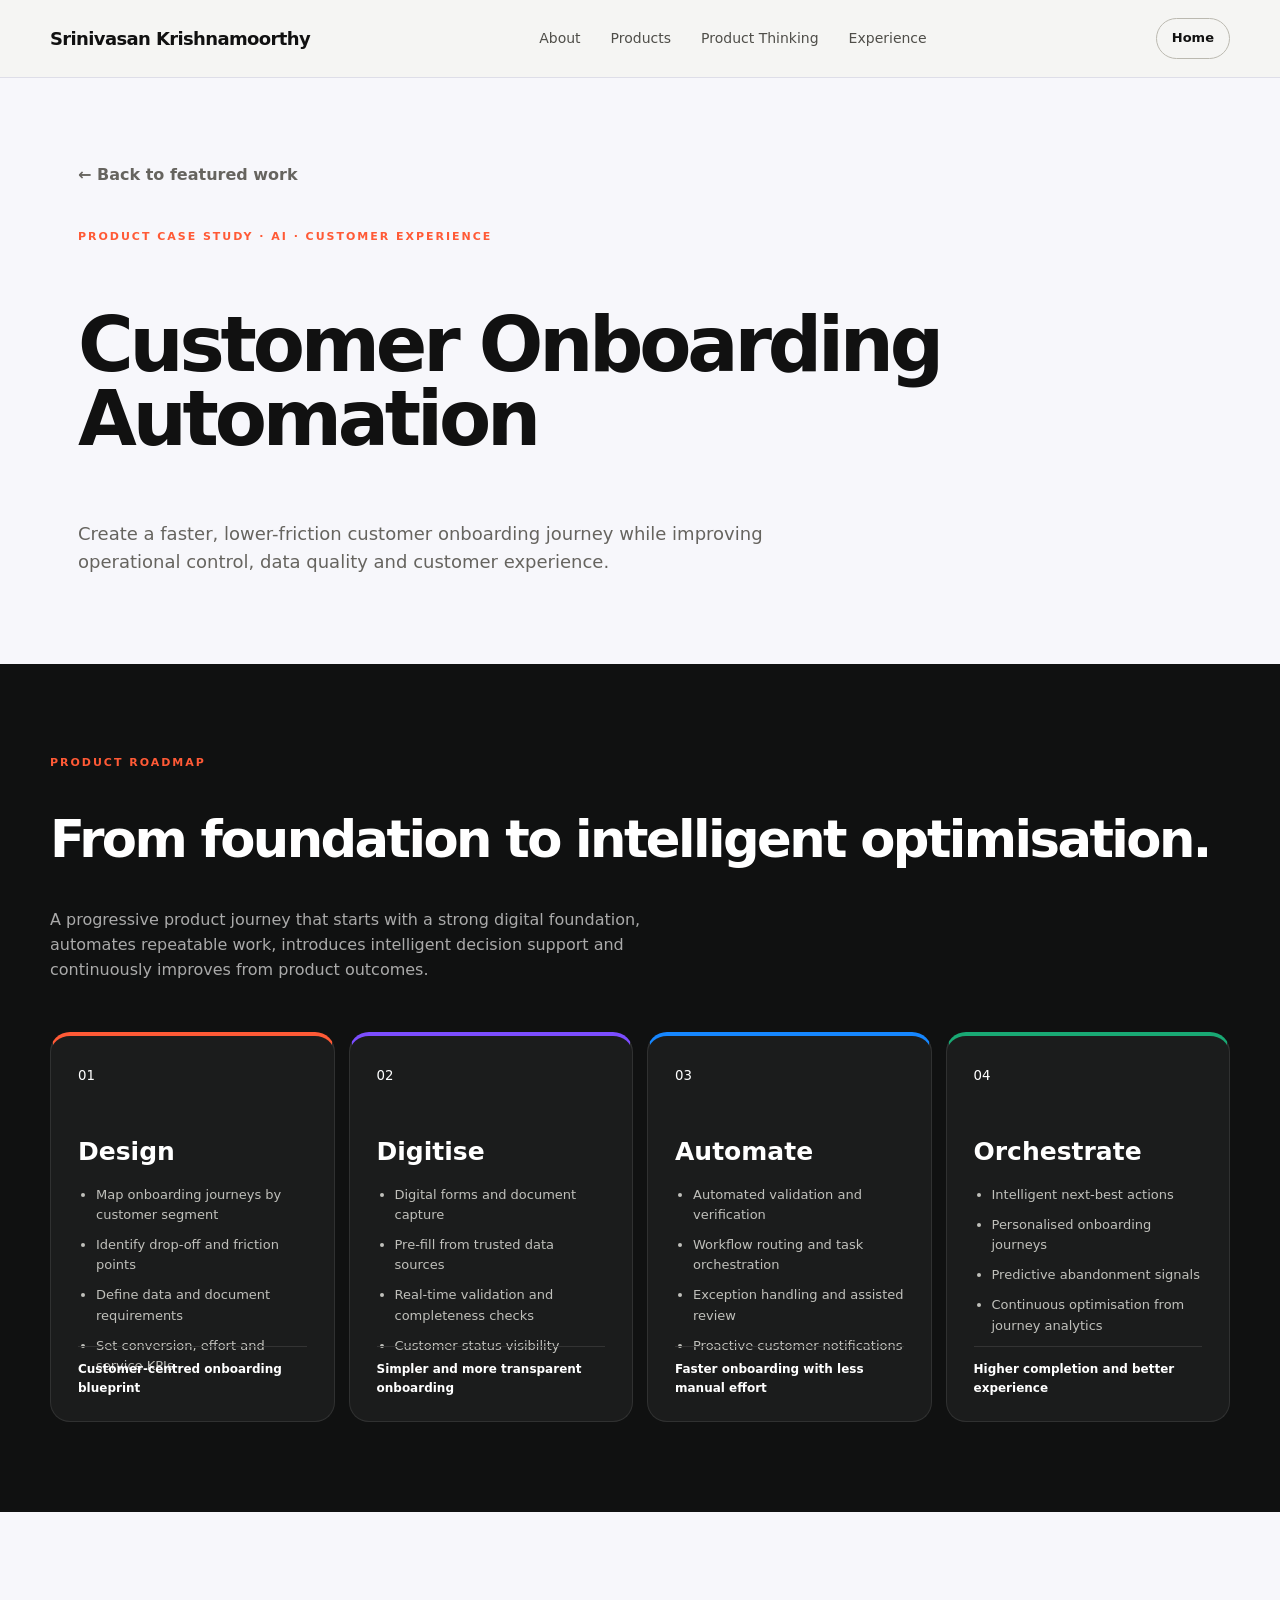
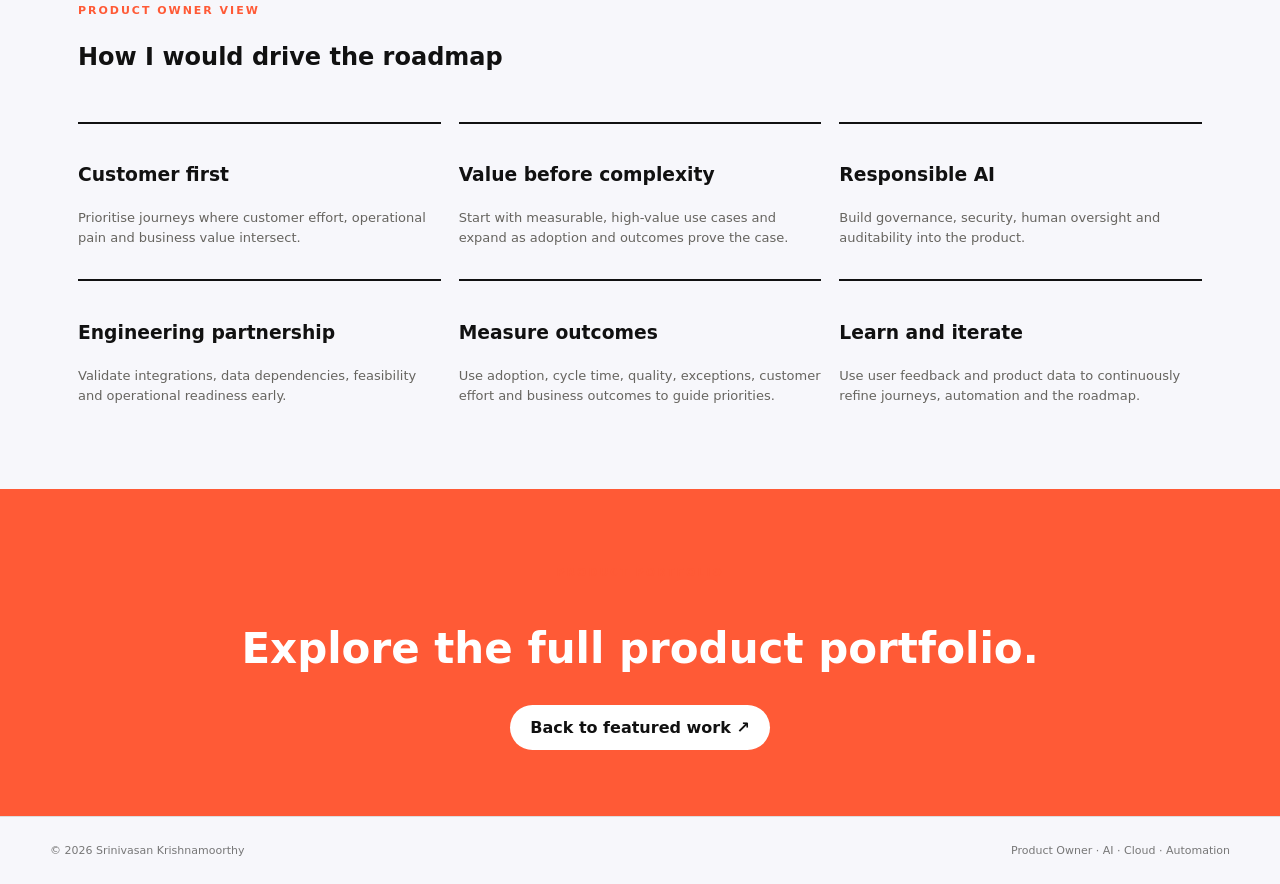
<file: case-studies/customer-onboarding-automation.html>
<!doctype html><html lang="en"><head><meta charset="utf-8"><meta name="viewport" content="width=device-width,initial-scale=1"><title>Customer Onboarding Automation | Srinivasan Krishnamoorthy</title><link rel="stylesheet" href="../style.css"><style>
.case-hero,.principles{max-width:1180px;margin:auto;padding:85px 28px 70px}.case-hero h1{font-size:clamp(44px,6vw,76px);line-height:.98;letter-spacing:-.055em;max-width:900px}.case-lead{max-width:760px;font-size:18px;color:#66645f}.back{display:inline-block;margin-bottom:40px;font-weight:750;color:#66645f}.metrics{max-width:1180px;margin:0 auto 80px;padding:0 28px;display:grid;grid-template-columns:repeat(4,1fr);gap:1px;background:#dddcd5}.metrics div{background:#fff;padding:25px}.metrics strong{display:block;font-size:25px}.metrics span{font-size:12px;color:#777}.roadmap{background:#101111;color:#fff;padding:90px max(28px,calc((100vw - 1180px)/2))}.roadmap h2{font-size:clamp(38px,4vw,58px);line-height:1.02;letter-spacing:-.05em}.intro{max-width:680px;color:#aaa;margin-bottom:50px}.phases{display:grid;grid-template-columns:repeat(4,1fr);gap:14px}.phase{min-height:390px;padding:27px;border:1px solid #303131;border-radius:20px;background:#1b1c1c;position:relative}.phase:nth-child(1){border-top:4px solid #ff5a36}.phase:nth-child(2){border-top:4px solid #7c4dff}.phase:nth-child(3){border-top:4px solid #1687ff}.phase:nth-child(4){border-top:4px solid #19a974}.phase h3{font-size:25px;margin:45px 0 10px}.phase ul{padding-left:18px;color:#c0c0bb;font-size:13px}.phase li{margin:10px 0}.outcome{position:absolute;left:27px;right:27px;bottom:24px;border-top:1px solid #333;padding-top:13px;font-size:12px;font-weight:700}.principles{padding-top:90px}.principles-grid{display:grid;grid-template-columns:repeat(3,1fr);gap:18px;margin-top:45px}.principle{border-top:2px solid #111;padding-top:18px}.principle p{font-size:13px;color:#66645f}.cta{background:#ff5a36;color:#fff;text-align:center;padding:75px 28px}.cta h2{font-size:42px}.cta a{background:#fff;color:#111;padding:13px 20px;border-radius:999px;font-weight:750}@media(max-width:900px){.phases{grid-template-columns:1fr 1fr}.metrics{grid-template-columns:1fr 1fr}.principles-grid{grid-template-columns:1fr}}@media(max-width:600px){.phases{grid-template-columns:1fr}}
</style>


  <script src="../analytics.js" defer></script>
</head><body class="case-page">
<header class="nav"><a class="brand" href="../index.html">Srinivasan Krishnamoorthy</a><nav><a href="../index.html#about">About</a><a href="../index.html#products">Products</a><a href="../index.html#thinking">Product Thinking</a><a href="../index.html#experience">Experience</a></nav><a class="nav-cta" href="../index.html">Home</a></header>
<main><section class="case-hero"><a class="back" href="../index.html#products">← Back to featured work</a><p class="eyebrow">PRODUCT CASE STUDY · AI · CUSTOMER EXPERIENCE</p><h1>Customer Onboarding Automation</h1><p class="case-lead">Create a faster, lower-friction customer onboarding journey while improving operational control, data quality and customer experience.</p></section>
<section class="roadmap"><p class="eyebrow">PRODUCT ROADMAP</p><h2>From foundation to intelligent optimisation.</h2><p class="intro">A progressive product journey that starts with a strong digital foundation, automates repeatable work, introduces intelligent decision support and continuously improves from product outcomes.</p><div class="phases"><article class="phase"><small>01</small><h3>Design</h3><ul><li>Map onboarding journeys by customer segment</li><li>Identify drop-off and friction points</li><li>Define data and document requirements</li><li>Set conversion, effort and service KPIs</li></ul><div class="outcome">Customer-centred onboarding blueprint</div></article><article class="phase"><small>02</small><h3>Digitise</h3><ul><li>Digital forms and document capture</li><li>Pre-fill from trusted data sources</li><li>Real-time validation and completeness checks</li><li>Customer status visibility</li></ul><div class="outcome">Simpler and more transparent onboarding</div></article><article class="phase"><small>03</small><h3>Automate</h3><ul><li>Automated validation and verification</li><li>Workflow routing and task orchestration</li><li>Exception handling and assisted review</li><li>Proactive customer notifications</li></ul><div class="outcome">Faster onboarding with less manual effort</div></article><article class="phase"><small>04</small><h3>Orchestrate</h3><ul><li>Intelligent next-best actions</li><li>Personalised onboarding journeys</li><li>Predictive abandonment signals</li><li>Continuous optimisation from journey analytics</li></ul><div class="outcome">Higher completion and better experience</div></article></div></section>
<section class="principles"><p class="eyebrow">PRODUCT OWNER VIEW</p><h2>How I would drive the roadmap</h2><div class="principles-grid"><div class="principle"><h3>Customer first</h3><p>Prioritise journeys where customer effort, operational pain and business value intersect.</p></div><div class="principle"><h3>Value before complexity</h3><p>Start with measurable, high-value use cases and expand as adoption and outcomes prove the case.</p></div><div class="principle"><h3>Responsible AI</h3><p>Build governance, security, human oversight and auditability into the product.</p></div><div class="principle"><h3>Engineering partnership</h3><p>Validate integrations, data dependencies, feasibility and operational readiness early.</p></div><div class="principle"><h3>Measure outcomes</h3><p>Use adoption, cycle time, quality, exceptions, customer effort and business outcomes to guide priorities.</p></div><div class="principle"><h3>Learn and iterate</h3><p>Use user feedback and product data to continuously refine journeys, automation and the roadmap.</p></div></div></section>
<section class="cta"><p class="eyebrow">PRODUCT PORTFOLIO</p><h2>Explore the full product portfolio.</h2><a href="../index.html#products">Back to featured work ↗</a></section></main><footer><span>© 2026 Srinivasan Krishnamoorthy</span><span>Product Owner · AI · Cloud · Automation</span></footer></body></html>
</file>
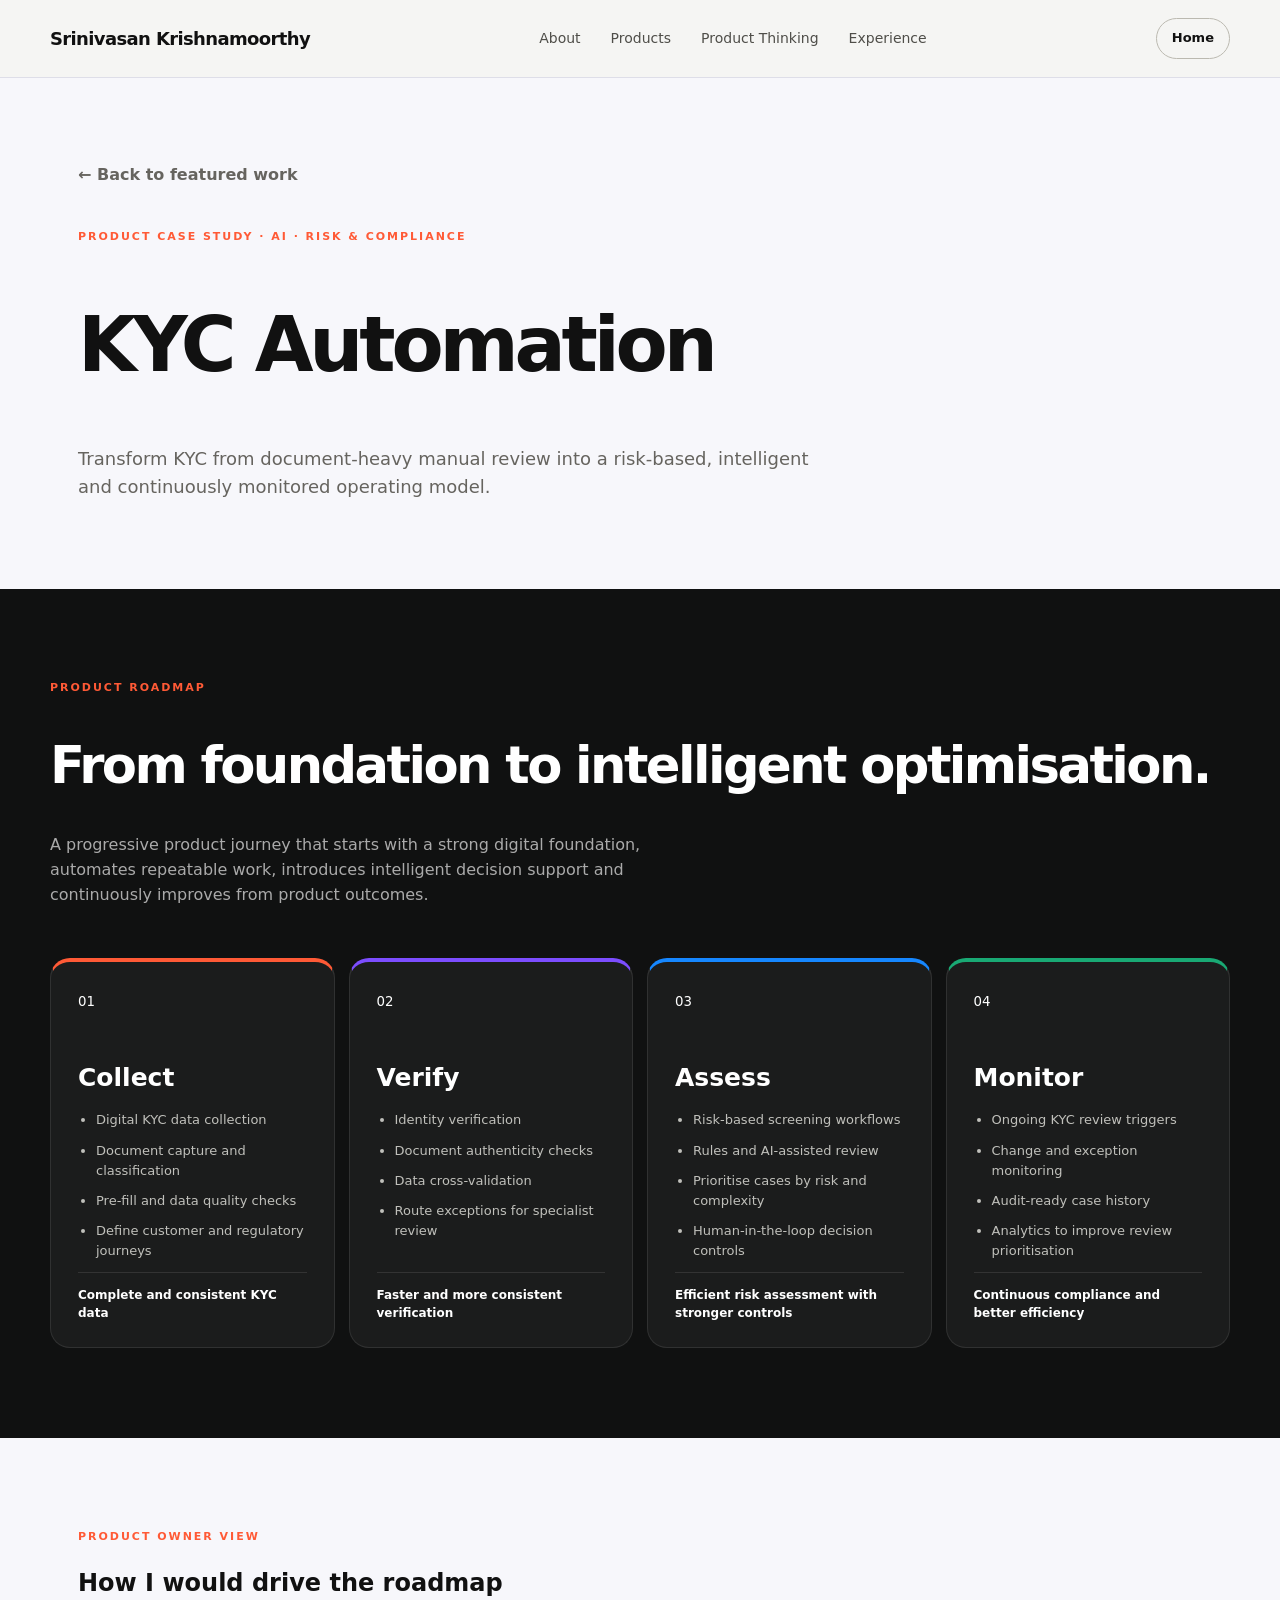
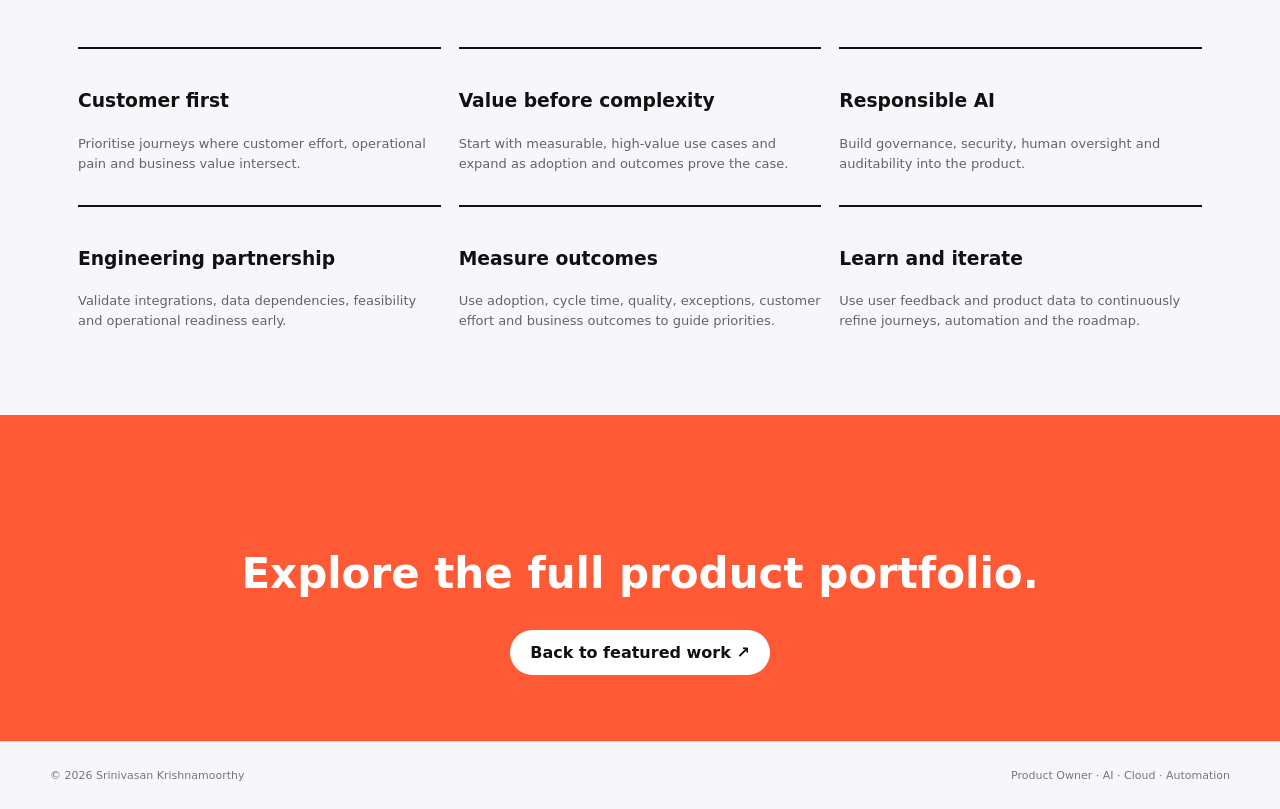
<file: case-studies/kyc-automation.html>
<!doctype html><html lang="en"><head><meta charset="utf-8"><meta name="viewport" content="width=device-width,initial-scale=1"><title>KYC Automation | Srinivasan Krishnamoorthy</title><link rel="stylesheet" href="../style.css"><style>
.case-hero,.principles{max-width:1180px;margin:auto;padding:85px 28px 70px}.case-hero h1{font-size:clamp(44px,6vw,76px);line-height:.98;letter-spacing:-.055em;max-width:900px}.case-lead{max-width:760px;font-size:18px;color:#66645f}.back{display:inline-block;margin-bottom:40px;font-weight:750;color:#66645f}.metrics{max-width:1180px;margin:0 auto 80px;padding:0 28px;display:grid;grid-template-columns:repeat(4,1fr);gap:1px;background:#dddcd5}.metrics div{background:#fff;padding:25px}.metrics strong{display:block;font-size:25px}.metrics span{font-size:12px;color:#777}.roadmap{background:#101111;color:#fff;padding:90px max(28px,calc((100vw - 1180px)/2))}.roadmap h2{font-size:clamp(38px,4vw,58px);line-height:1.02;letter-spacing:-.05em}.intro{max-width:680px;color:#aaa;margin-bottom:50px}.phases{display:grid;grid-template-columns:repeat(4,1fr);gap:14px}.phase{min-height:390px;padding:27px;border:1px solid #303131;border-radius:20px;background:#1b1c1c;position:relative}.phase:nth-child(1){border-top:4px solid #ff5a36}.phase:nth-child(2){border-top:4px solid #7c4dff}.phase:nth-child(3){border-top:4px solid #1687ff}.phase:nth-child(4){border-top:4px solid #19a974}.phase h3{font-size:25px;margin:45px 0 10px}.phase ul{padding-left:18px;color:#c0c0bb;font-size:13px}.phase li{margin:10px 0}.outcome{position:absolute;left:27px;right:27px;bottom:24px;border-top:1px solid #333;padding-top:13px;font-size:12px;font-weight:700}.principles{padding-top:90px}.principles-grid{display:grid;grid-template-columns:repeat(3,1fr);gap:18px;margin-top:45px}.principle{border-top:2px solid #111;padding-top:18px}.principle p{font-size:13px;color:#66645f}.cta{background:#ff5a36;color:#fff;text-align:center;padding:75px 28px}.cta h2{font-size:42px}.cta a{background:#fff;color:#111;padding:13px 20px;border-radius:999px;font-weight:750}@media(max-width:900px){.phases{grid-template-columns:1fr 1fr}.metrics{grid-template-columns:1fr 1fr}.principles-grid{grid-template-columns:1fr}}@media(max-width:600px){.phases{grid-template-columns:1fr}}
</style>


  <script src="../analytics.js" defer></script>
</head><body class="case-page">
<header class="nav"><a class="brand" href="../index.html">Srinivasan Krishnamoorthy</a><nav><a href="../index.html#about">About</a><a href="../index.html#products">Products</a><a href="../index.html#thinking">Product Thinking</a><a href="../index.html#experience">Experience</a></nav><a class="nav-cta" href="../index.html">Home</a></header>
<main><section class="case-hero"><a class="back" href="../index.html#products">← Back to featured work</a><p class="eyebrow">PRODUCT CASE STUDY · AI · RISK & COMPLIANCE</p><h1>KYC Automation</h1><p class="case-lead">Transform KYC from document-heavy manual review into a risk-based, intelligent and continuously monitored operating model.</p></section>
<section class="roadmap"><p class="eyebrow">PRODUCT ROADMAP</p><h2>From foundation to intelligent optimisation.</h2><p class="intro">A progressive product journey that starts with a strong digital foundation, automates repeatable work, introduces intelligent decision support and continuously improves from product outcomes.</p><div class="phases"><article class="phase"><small>01</small><h3>Collect</h3><ul><li>Digital KYC data collection</li><li>Document capture and classification</li><li>Pre-fill and data quality checks</li><li>Define customer and regulatory journeys</li></ul><div class="outcome">Complete and consistent KYC data</div></article><article class="phase"><small>02</small><h3>Verify</h3><ul><li>Identity verification</li><li>Document authenticity checks</li><li>Data cross-validation</li><li>Route exceptions for specialist review</li></ul><div class="outcome">Faster and more consistent verification</div></article><article class="phase"><small>03</small><h3>Assess</h3><ul><li>Risk-based screening workflows</li><li>Rules and AI-assisted review</li><li>Prioritise cases by risk and complexity</li><li>Human-in-the-loop decision controls</li></ul><div class="outcome">Efficient risk assessment with stronger controls</div></article><article class="phase"><small>04</small><h3>Monitor</h3><ul><li>Ongoing KYC review triggers</li><li>Change and exception monitoring</li><li>Audit-ready case history</li><li>Analytics to improve review prioritisation</li></ul><div class="outcome">Continuous compliance and better efficiency</div></article></div></section>
<section class="principles"><p class="eyebrow">PRODUCT OWNER VIEW</p><h2>How I would drive the roadmap</h2><div class="principles-grid"><div class="principle"><h3>Customer first</h3><p>Prioritise journeys where customer effort, operational pain and business value intersect.</p></div><div class="principle"><h3>Value before complexity</h3><p>Start with measurable, high-value use cases and expand as adoption and outcomes prove the case.</p></div><div class="principle"><h3>Responsible AI</h3><p>Build governance, security, human oversight and auditability into the product.</p></div><div class="principle"><h3>Engineering partnership</h3><p>Validate integrations, data dependencies, feasibility and operational readiness early.</p></div><div class="principle"><h3>Measure outcomes</h3><p>Use adoption, cycle time, quality, exceptions, customer effort and business outcomes to guide priorities.</p></div><div class="principle"><h3>Learn and iterate</h3><p>Use user feedback and product data to continuously refine journeys, automation and the roadmap.</p></div></div></section>
<section class="cta"><p class="eyebrow">PRODUCT PORTFOLIO</p><h2>Explore the full product portfolio.</h2><a href="../index.html#products">Back to featured work ↗</a></section></main><footer><span>© 2026 Srinivasan Krishnamoorthy</span><span>Product Owner · AI · Cloud · Automation</span></footer></body></html>
</file>
<file: style.css>
:root{
  --bg:#f7f7fb;--surface:#fff;--ink:#111;--muted:#66645f;--line:#dedee8;
  --dark:#101111;--dark2:#181919;--accent:#ff5a36;--purple:#7c4dff;--blue:#1687ff;--green:#19a974;--yellow:#f3b51b;--max:1180px;
}
*{box-sizing:border-box}html{scroll-behavior:smooth}body{margin:0;background:var(--bg);color:var(--ink);font-family:Inter,ui-sans-serif,system-ui,-apple-system,BlinkMacSystemFont,"Segoe UI",sans-serif;line-height:1.55}
a{color:inherit;text-decoration:none}.nav{height:78px;display:flex;align-items:center;justify-content:space-between;padding:0 max(28px,calc((100vw - var(--max))/2));border-bottom:1px solid var(--line);background:rgba(245,245,242,.92);backdrop-filter:blur(12px);position:sticky;top:0;z-index:20}.brand{font-weight:900;font-size:24px;letter-spacing:-1px}.brand span{color:var(--accent)}nav{display:flex;gap:30px;font-size:14px;color:#4f4e49}nav a:hover{color:var(--accent)}.nav-cta{border:1px solid #bbb9b0;padding:9px 15px;border-radius:999px;font-size:13px;font-weight:700}
.hero{max-width:var(--max);margin:auto;min-height:680px;padding:100px 0 80px;display:grid;grid-template-columns:1.25fr .75fr;gap:70px;align-items:center}.eyebrow{font-size:11px;letter-spacing:.18em;font-weight:800;color:var(--accent);margin:0 0 20px}.hero h1{font-size:clamp(40px,4.2vw,56px);line-height:.98;letter-spacing:-.055em;margin:0 0 28px;max-width:800px}.hero h1 em{font-style:normal;color:#77756e}.desktop-break{display:block}.hero-text{max-width:690px;color:var(--muted);font-size:18px}.actions,.contact-actions{display:flex;gap:12px;margin:30px 0}.button{display:inline-flex;align-items:center;gap:12px;border-radius:999px;padding:13px 20px;font-weight:750;font-size:14px}.button.primary{background:var(--ink);color:white}.button.primary:hover{background:var(--accent)}.button.secondary{border:1px solid #c7c5bd}.button.secondary:hover{border-color:var(--ink)}
.quick-stats{display:flex;gap:38px;margin-top:58px}.quick-stats div{display:flex;flex-direction:column}.quick-stats strong{font-size:26px;letter-spacing:-.04em}.quick-stats span{font-size:11px;color:var(--muted);max-width:120px}
.hero-card{height:470px;background:linear-gradient(145deg,#17171b 0%,#262039 52%,#3b1d35 100%);border-radius:28px;position:relative;overflow:hidden;color:white;box-shadow:0 30px 70px rgba(0,0,0,.15)}.hero-card:after{content:"";position:absolute;width:360px;height:360px;border-radius:50%;border:1px solid rgba(255,255,255,.14);right:-120px;top:-80px}.orbit{position:absolute;width:420px;height:420px;border:1px solid rgba(255,90,54,.35);border-radius:50%;left:-170px;bottom:-180px}.hero-card-content{position:absolute;left:42px;right:42px;bottom:42px;z-index:2}.card-label{font-size:10px;letter-spacing:.18em;color:#aaa}.hero-card h2{font-size:45px;line-height:1;letter-spacing:-.05em;margin:14px 0 25px}.tag-list{display:flex;flex-wrap:wrap;gap:7px}.tag-list span{font-size:11px;padding:7px 10px;border:1px solid #3b3c3c;border-radius:999px;color:#ddd}
.trust-strip{background:#fff;border-top:1px solid var(--line);border-bottom:1px solid var(--line);min-height:86px;display:flex;align-items:center;justify-content:center;gap:48px;color:#777;font-size:13px}.trust-strip b{color:#222;font-size:15px}
.section{max-width:var(--max);margin:auto;padding:120px 0}.split{display:grid;grid-template-columns:.8fr 1.2fr;gap:100px}.section h2{font-size:clamp(38px,4vw,58px);line-height:1.02;letter-spacing:-.05em;margin:0}.section-copy{font-size:18px;color:#55534d}.section-copy p{margin-top:0;margin-bottom:25px}.pill-grid{display:flex;flex-wrap:wrap;gap:8px;margin-top:35px}.pill-grid span{font-size:12px;border:1px solid var(--line);padding:8px 11px;border-radius:999px;background:#fafaf8}
.dark{max-width:none;padding:110px max(28px,calc((100vw - var(--max))/2));background:var(--dark);color:white}.section-heading{display:flex;justify-content:space-between;gap:50px;align-items:end;margin-bottom:50px}.section-heading>p{max-width:400px;color:#999;font-size:14px}.cards{display:grid;grid-template-columns:repeat(2,1fr);gap:16px}.product-card{min-height:320px;background:var(--dark2);border:1px solid #2a2b2b;border-radius:22px;padding:30px;display:flex;flex-direction:column;transition:transform .25s,border-color .25s}.product-card:hover{transform:translateY(-5px);border-color:#555}
.product-orange{background:linear-gradient(145deg,#261815,#33201b)!important;border-color:#63382d!important}
.product-purple{background:linear-gradient(145deg,#1d1730,#292044)!important;border-color:#493b72!important}
.product-blue{background:linear-gradient(145deg,#13202d,#172d43)!important;border-color:#2b5278!important}
.product-green{background:linear-gradient(145deg,#14271f,#18372b)!important;border-color:#2b5d48!important}
.product-yellow{background:linear-gradient(145deg,#292316,#393019)!important;border-color:#67552b!important}
.product-purple .card-kicker{color:#b89cff}.product-blue .card-kicker{color:#72b6ff}
.product-green .card-kicker{color:#64d6a2}.product-yellow .card-kicker{color:#ffd76b}
.product-card:before{content:"";position:absolute;width:90px;height:90px;border-radius:50%;right:-30px;top:-30px;background:rgba(255,255,255,.05)}
.product-card{position:relative;overflow:hidden}
.brand{font-size:18px;letter-spacing:-.035em;white-space:nowrap}
.section.dark .section-heading h2{max-width:680px}
.product-card.featured{background:#1c1c1b}.card-number{font-size:12px;color:#777;margin-bottom:48px}.card-kicker{font-size:10px;letter-spacing:.15em;color:var(--accent);font-weight:800}.product-card h3{font-size:28px;letter-spacing:-.04em;margin:8px 0 12px}.product-card p{color:#a7a7a2;font-size:14px;max-width:520px}.card-bottom{margin-top:auto;border-top:1px solid #303131;padding-top:18px;display:flex;justify-content:space-between;color:#c4c4bf;font-size:11px}
.process{display:grid;grid-template-columns:repeat(5,1fr);gap:1px;border-top:1px solid var(--line);border-bottom:1px solid var(--line)}.process>div{padding:28px 20px 30px;border-right:1px solid var(--line)}.process>div:last-child{border-right:0}.process span{font-size:11px;color:var(--accent);font-weight:800}.process h3{font-size:20px;margin:55px 0 8px}.process p{font-size:13px;color:#68665f}
.light{max-width:none;padding-left:max(28px,calc((100vw - var(--max))/2));padding-right:max(28px,calc((100vw - var(--max))/2));background:#e9e9e4}.timeline{border-top:1px solid #cfcfc8}.timeline article{display:grid;grid-template-columns:180px 1fr;gap:50px;padding:35px 0;border-bottom:1px solid #cfcfc8}.year{font-size:12px;font-weight:800;color:#777}.timeline h3{font-size:22px;margin:0}.timeline h4{font-size:13px;color:var(--accent);margin:5px 0 13px}.timeline p{margin:0;color:#5d5b55;max-width:760px;font-size:14px}
.capabilities{padding-bottom:120px}.cap-grid{display:grid;grid-template-columns:repeat(4,1fr);gap:18px;margin-top:55px}.cap-grid>div{padding-top:20px;border-top:2px solid var(--ink)}.cap-grid h3{margin:0 0 12px;font-size:19px}.cap-grid p{font-size:13px;color:#66645f}
.contact{max-width:none;background:var(--accent);color:white;text-align:center;padding:125px 28px}.contact .eyebrow{color:white}.contact h2{max-width:800px;margin:0 auto 22px}.contact>p{max-width:620px;margin:0 auto;color:#ffe8e2}.contact-actions{justify-content:center}.contact .button.primary{background:white;color:#111}.contact .button.primary:hover{background:#111;color:white}.contact .button.secondary{border-color:rgba(255,255,255,.55);color:white}
footer{display:flex;justify-content:space-between;padding:25px max(28px,calc((100vw - var(--max))/2));font-size:11px;color:#777;border-top:1px solid #ddd}
@media(max-width:900px){nav{display:none}.hero{grid-template-columns:1fr;padding:75px 28px}.hero-card{height:390px}.split{grid-template-columns:1fr;gap:35px;padding-left:28px;padding-right:28px}.dark{padding-left:28px;padding-right:28px}.section-heading{display:block}.cards{grid-template-columns:1fr}.process{grid-template-columns:1fr}.process>div{border-right:0;border-bottom:1px solid var(--line)}.cap-grid{grid-template-columns:1fr 1fr}.light{padding-left:28px;padding-right:28px}}
@media(max-width:600px){.desktop-break{display:none}.nav{padding:0 18px}.nav-cta{display:none}.hero{padding-top:60px}.hero h1{font-size:47px}.hero-text{font-size:16px}.quick-stats{gap:18px}.quick-stats strong{font-size:22px}.trust-strip{gap:18px;flex-wrap:wrap;padding:18px}.trust-strip span{display:none}.section{padding-top:80px;padding-bottom:80px}.hero-card h2{font-size:38px}.cap-grid{grid-template-columns:1fr}.timeline article{grid-template-columns:1fr;gap:10px}.contact{padding-top:90px;padding-bottom:90px}}

.process>div:nth-child(1) span{color:var(--accent)}
.process>div:nth-child(2) span{color:var(--purple)}
.process>div:nth-child(3) span{color:var(--blue)}
.process>div:nth-child(4) span{color:var(--green)}
.process>div:nth-child(5) span{color:var(--yellow)}
.cap-grid>div:nth-child(1){border-top-color:var(--accent)}
.cap-grid>div:nth-child(2){border-top-color:var(--purple)}
.cap-grid>div:nth-child(3){border-top-color:var(--blue)}
.cap-grid>div:nth-child(4){border-top-color:var(--green)}
@media(max-width:600px){.brand{font-size:15px}}

.product-link{display:flex;color:inherit;text-decoration:none}.product-link:hover{color:inherit;text-decoration:none}.product-link h3{color:white}.product-link p{color:#a7a7a2}

/* Contact portfolio cleanup */
.cards > *:empty{display:none!important}
</file>
